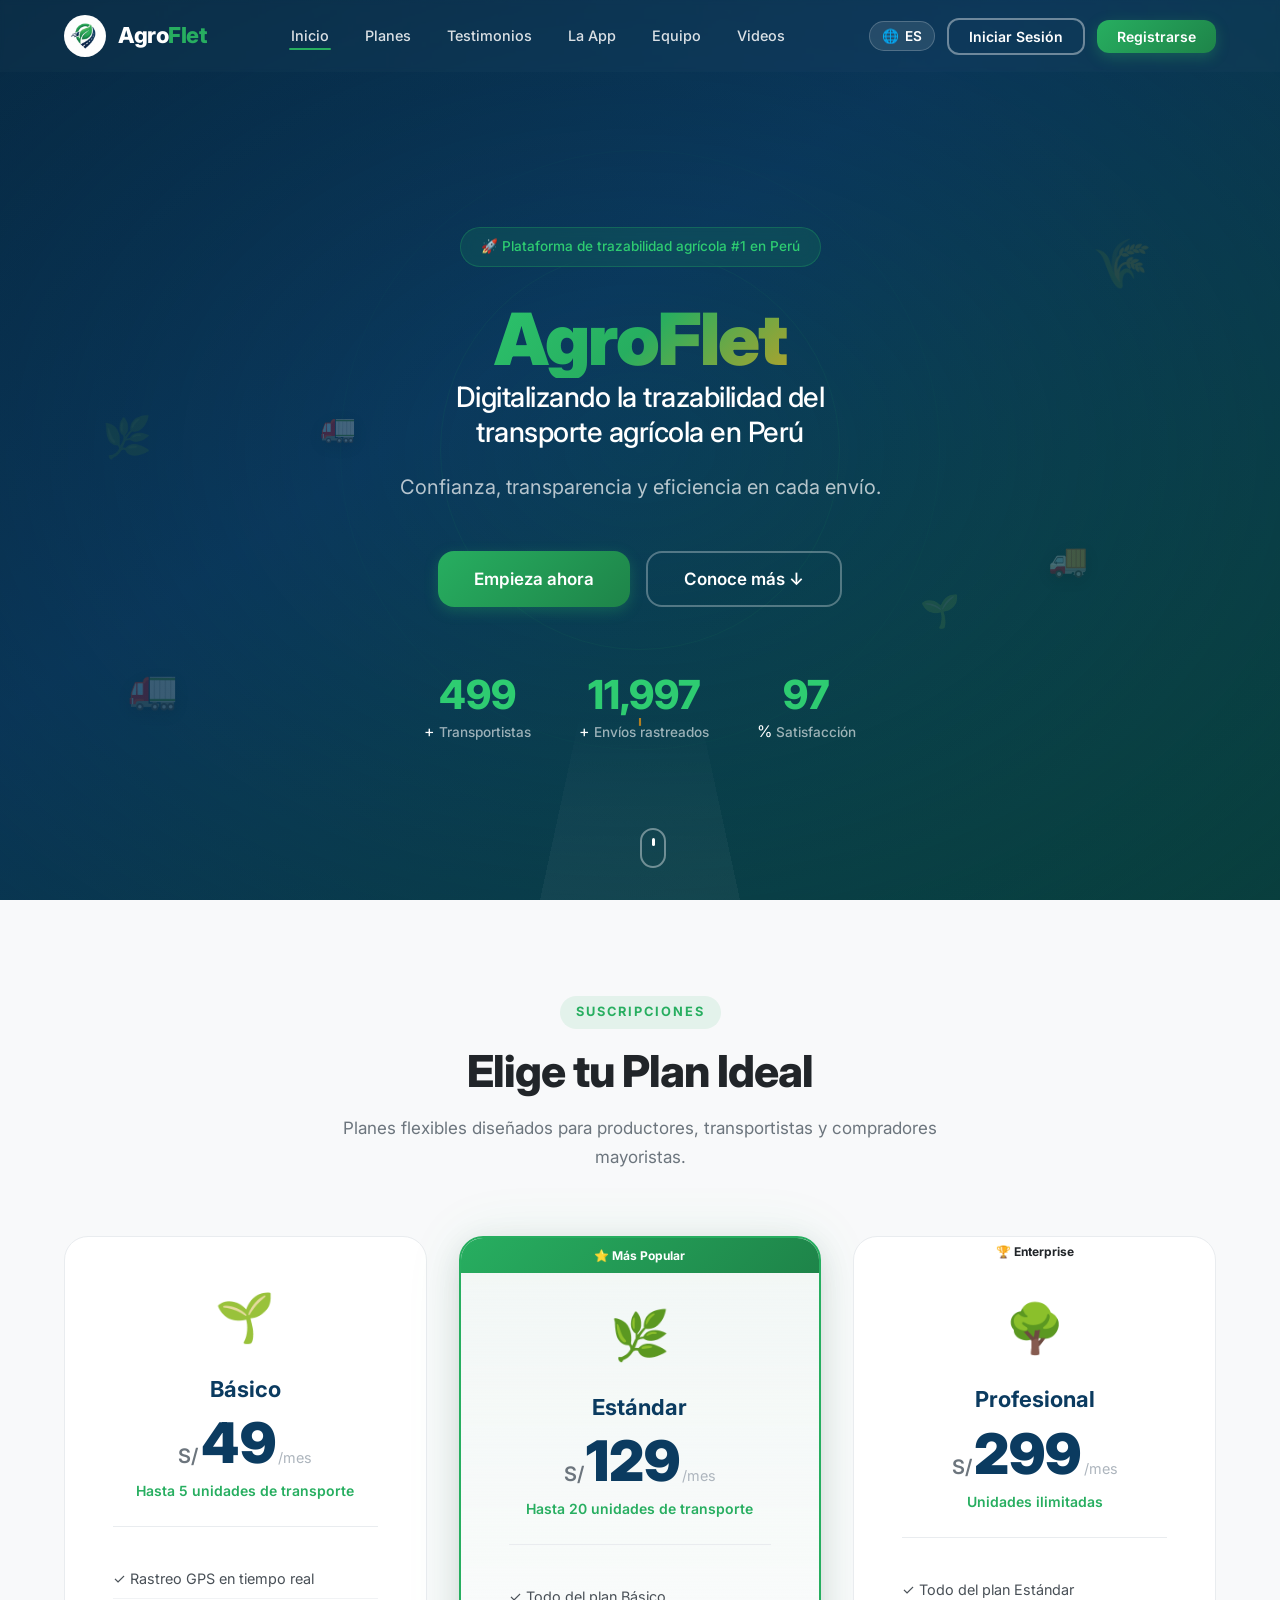
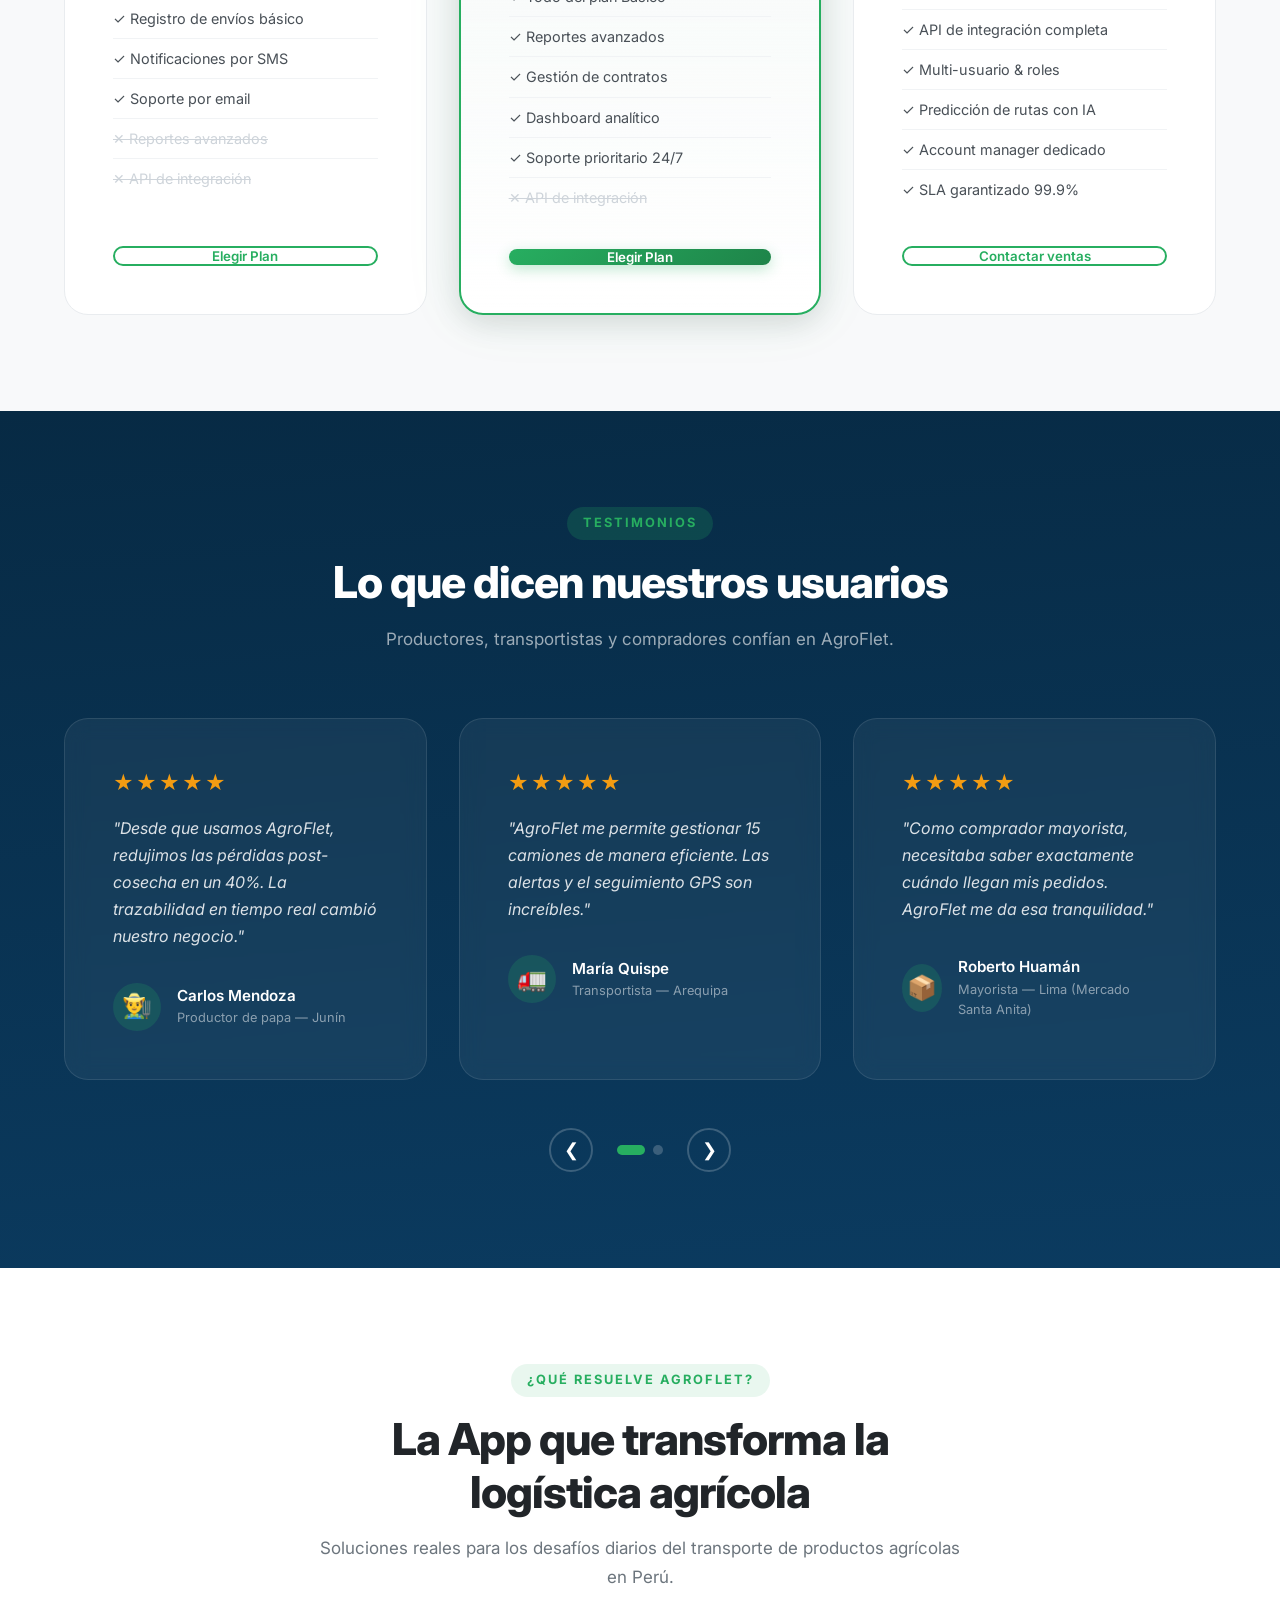
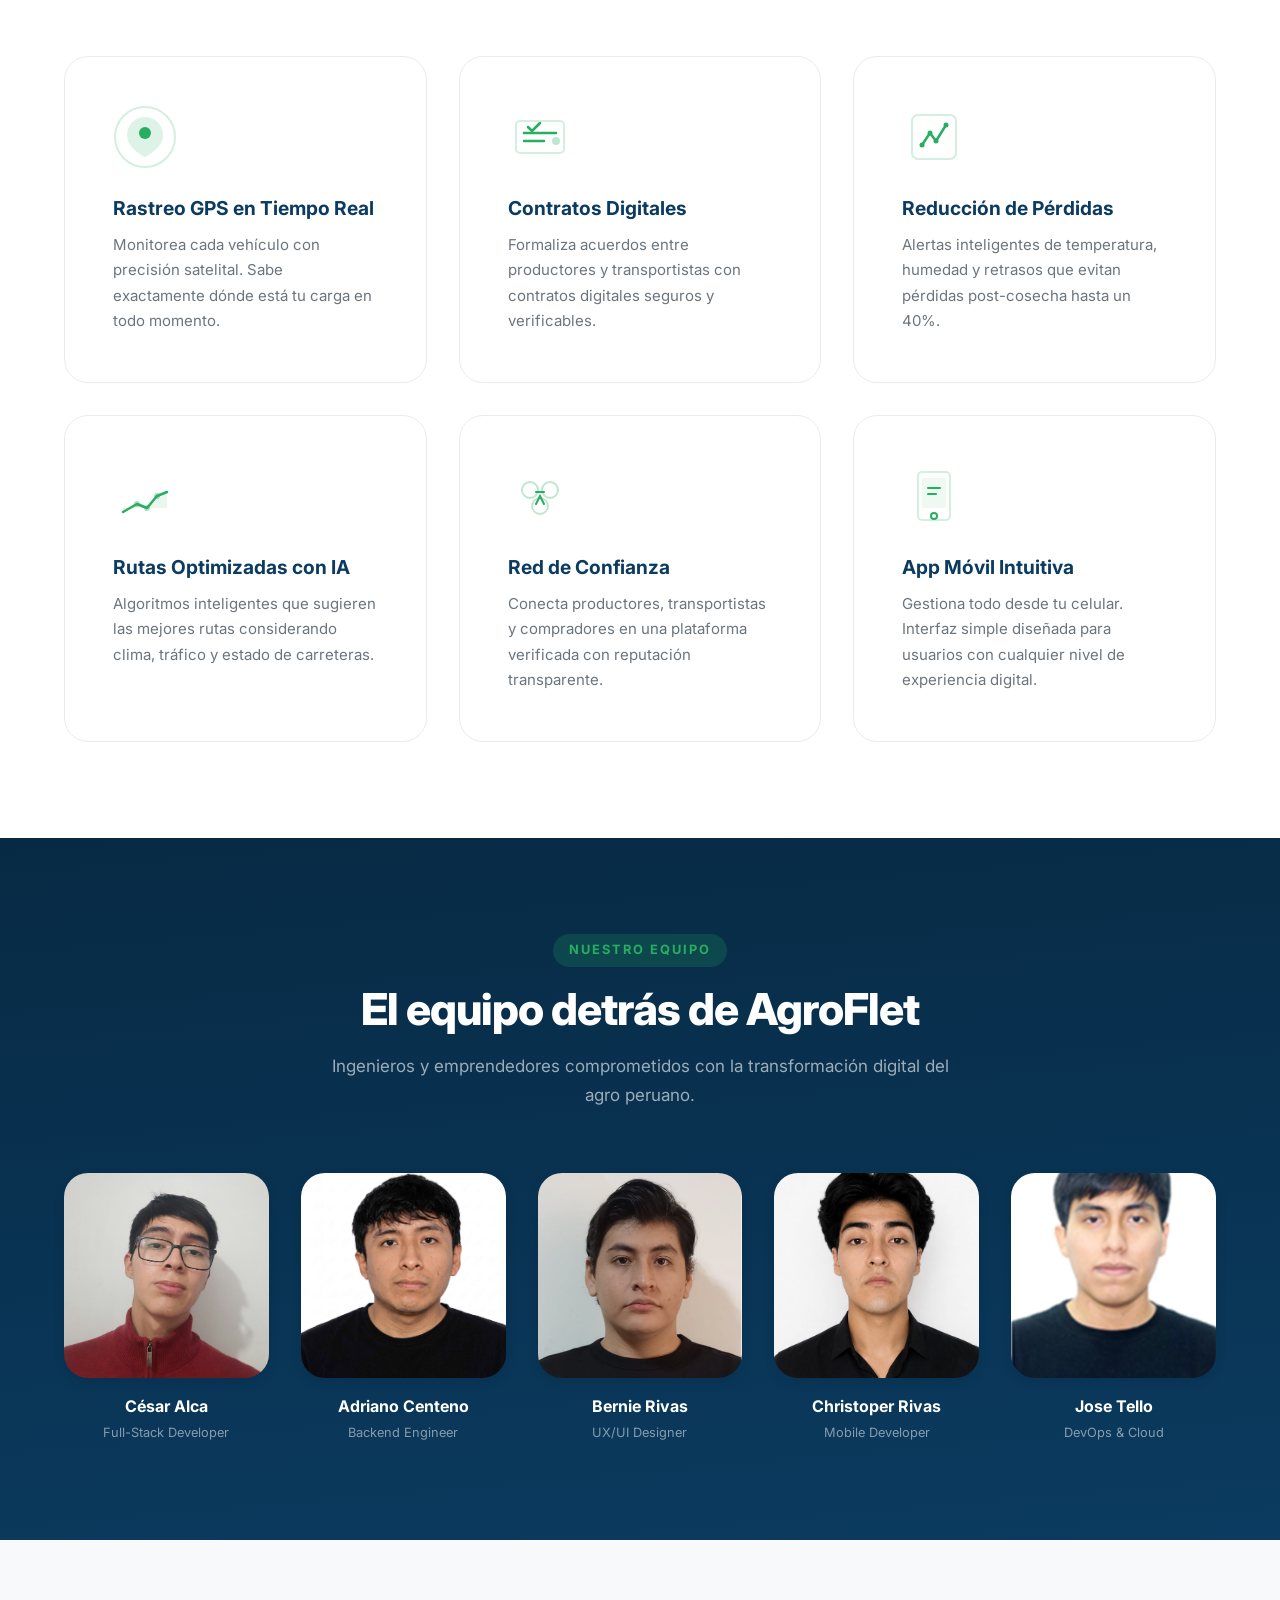
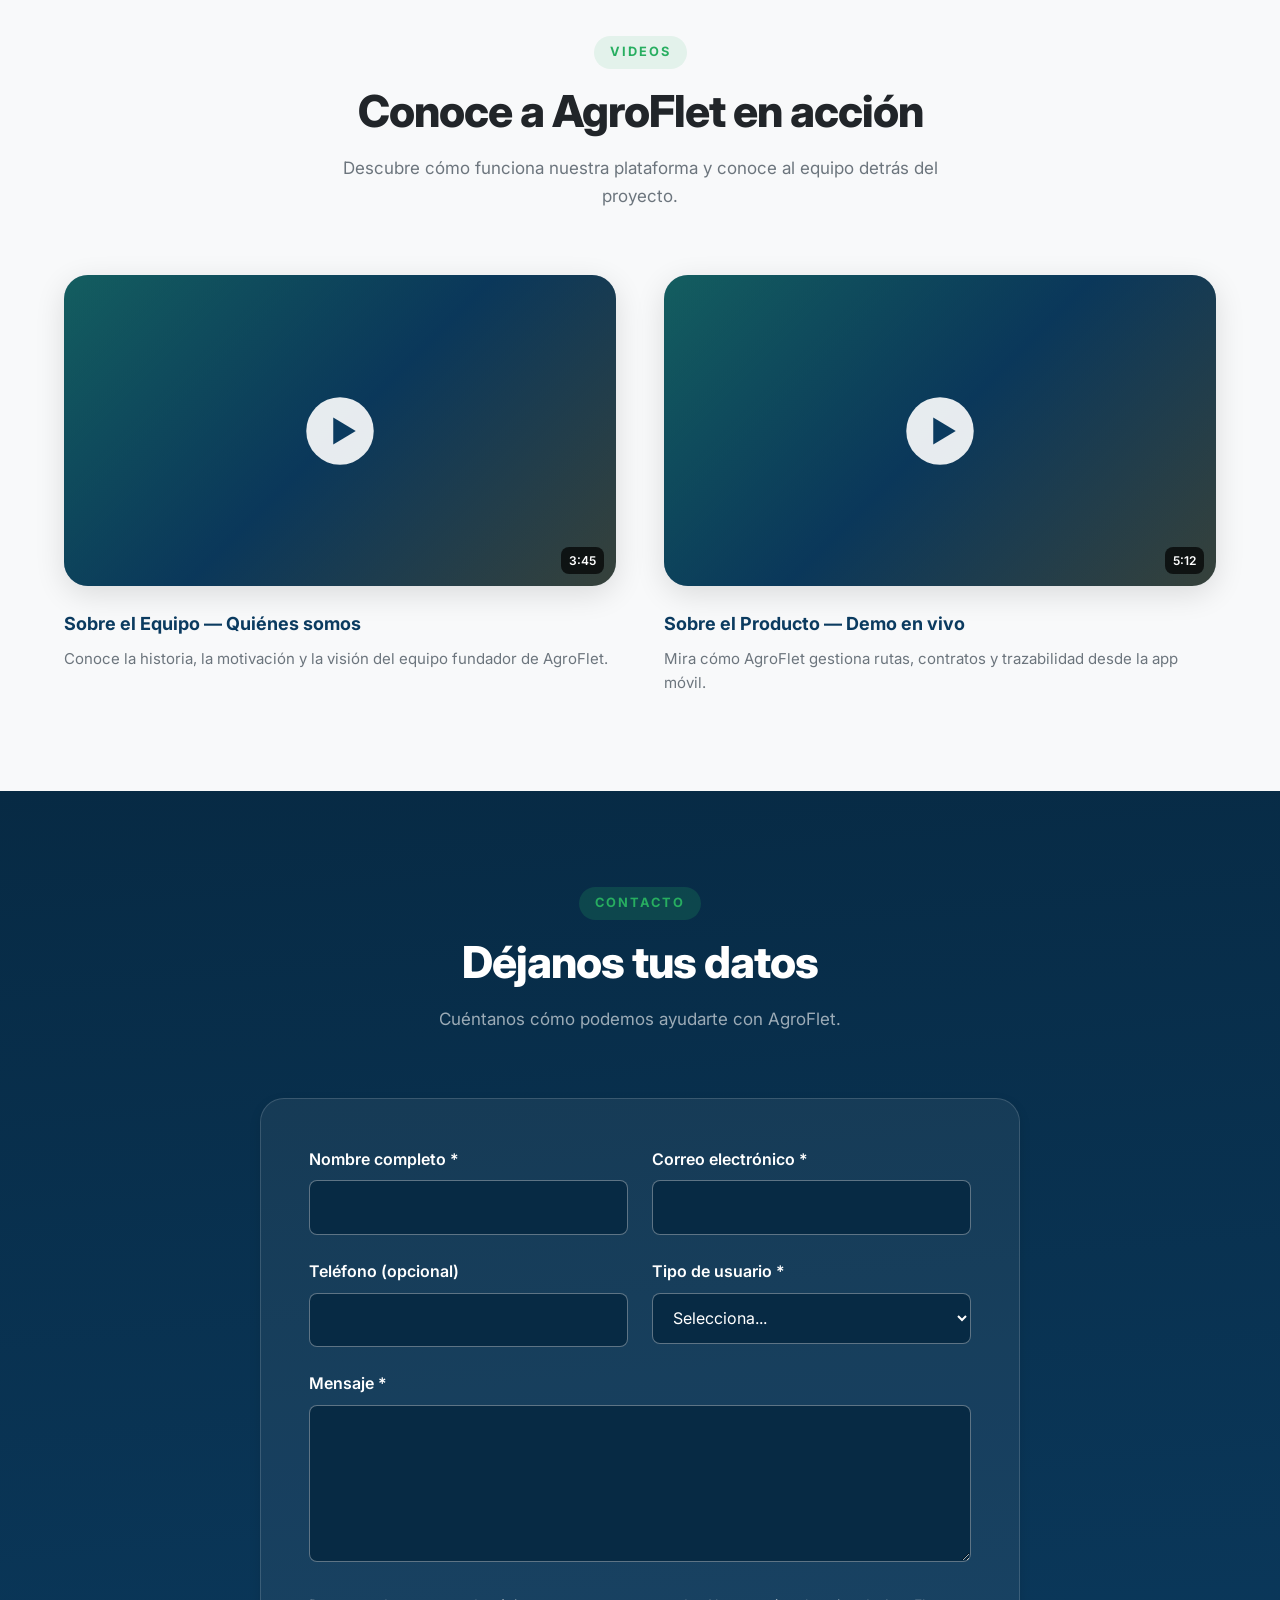
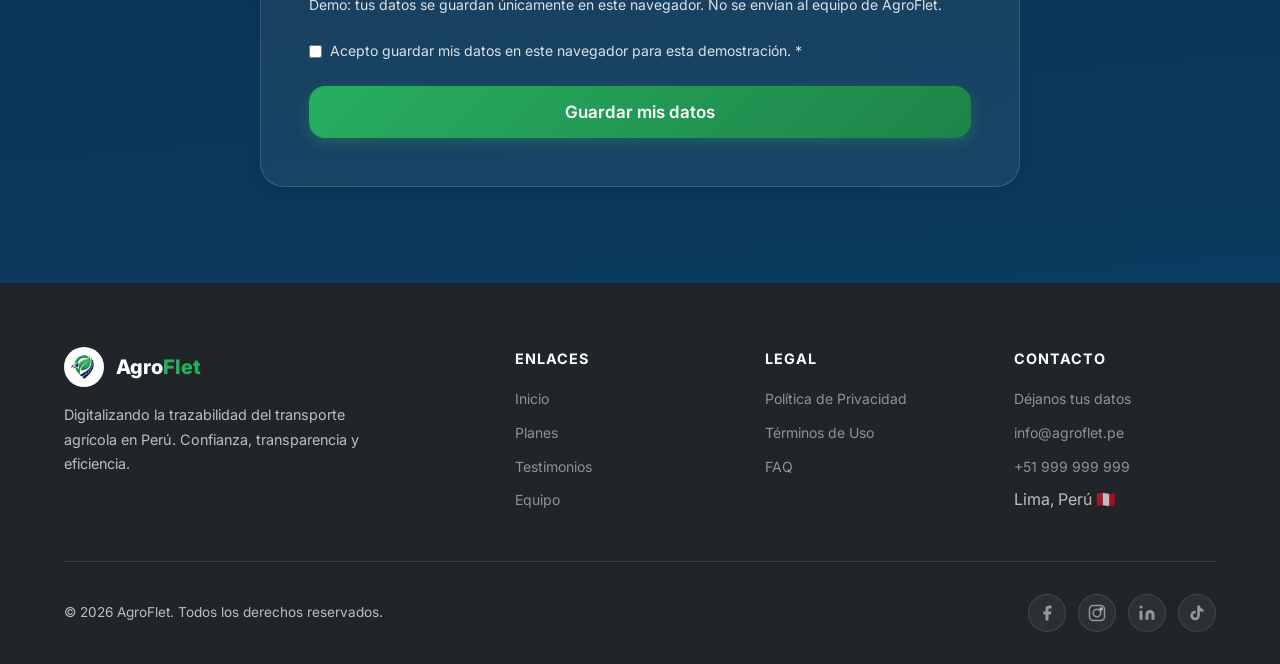
<file: index.html>
<!DOCTYPE html>
<html lang="es" data-lang="es">

<head>
  <meta charset="UTF-8" />
  <meta name="viewport" content="width=device-width, initial-scale=1.0" />
  <title>AgroFlet — Digitalizando la trazabilidad del transporte agrícola en Perú</title>
  <meta name="description"
    content="AgroFlet digitaliza la trazabilidad del transporte agrícola en Perú. Confianza, transparencia y eficiencia en cada envío." />
  <link rel="icon" href="assets/images/logo.jpg" />
  <link rel="preconnect" href="https://fonts.googleapis.com" />
  <link rel="preconnect" href="https://fonts.gstatic.com" crossorigin />
  <link href="https://fonts.googleapis.com/css2?family=Inter:wght@300;400;500;600;700;800;900&display=swap"
    rel="stylesheet" />
  <link rel="stylesheet" href="assets/css/styles.css?v=uh28-blue-2" />
</head>

<body>

  <header id="header" class="header">
    <div class="header__inner container">
      <a href="#hero" class="header__logo" aria-label="AgroFlet Home">
        <img src="assets/images/logo.jpg" alt="AgroFlet Logo" width="42" height="42" />
        <span class="header__brand">Agro<span class="header__brand--accent">Flet</span></span>
      </a>

      <nav class="header__nav" id="mainNav" aria-label="Navegación principal">
        <ul class="header__links">
          <li><a href="#hero" class="nav-link active" data-i18n="nav.home">Inicio</a></li>
          <li><a href="#plans" class="nav-link" data-i18n="nav.plans">Planes</a></li>
          <li><a href="#testimonials" class="nav-link" data-i18n="nav.testimonials">Testimonios</a></li>
          <li><a href="#what-we-solve" class="nav-link" data-i18n="nav.whatWeSolve">La App</a></li>
          <li><a href="#team" class="nav-link" data-i18n="nav.team">Equipo</a></li>
          <li><a href="#videos" class="nav-link" data-i18n="nav.videos">Videos</a></li>
        </ul>
      </nav>

      <div class="header__actions">
        <button class="lang-toggle" id="langToggle" aria-label="Cambiar idioma">
          <span class="lang-toggle__flag">🌐</span>
          <span class="lang-toggle__label" id="langLabel">ES</span>
        </button>
        <button class="btn btn--outline btn--sm" id="btnSignIn" data-i18n="nav.signIn">Iniciar Sesión</button>
        <button class="btn btn--primary btn--sm" id="btnSignUp" data-i18n="nav.signUp">Registrarse</button>
        <button class="header__burger" id="burgerBtn" aria-label="Abrir menú" aria-expanded="false">
          <span></span><span></span><span></span>
        </button>
      </div>
    </div>

<!-- Mobile menu overlay (Modal Style) -->
<div class="modal" id="mobileMenu">
  <div class="modal__backdrop" id="mobileMenuBackdrop"></div>
  <div class="modal__content modal__content--menu">
    <button class="modal__close" id="closeMenuBtn" aria-label="Cerrar">&times;</button>
    
    <ul class="mobile-menu__links">
      <li><a href="#hero" class="nav-link active" data-i18n="nav.home">Inicio</a></li>
      <li><a href="#plans" class="nav-link" data-i18n="nav.plans">Planes</a></li>
      <li><a href="#testimonials" class="nav-link" data-i18n="nav.testimonials">Testimonios</a></li>
      <li><a href="#what-we-solve" class="nav-link" data-i18n="nav.whatWeSolve">La App</a></li>
      <li><a href="#team" class="nav-link" data-i18n="nav.team">Equipo</a></li>
      <li><a href="#videos" class="nav-link" data-i18n="nav.videos">Videos</a></li>
    </ul>
    
    <div class="mobile-menu__actions">
      <button class="btn btn--outline" id="btnSignInMobile" data-i18n="nav.signIn">Iniciar Sesión</button>
      <button class="btn btn--primary" id="btnSignUpMobile" data-i18n="nav.signUp">Registrarse</button>
    </div>
  </div>
</div>
  </header>

  <main>
    <!-- ═══════════════════════════════════════════ -->
    <!-- HERO SECTION                                -->
    <!-- ═══════════════════════════════════════════ -->
    <section id="hero" class="hero">
      <div class="hero__canvas" id="heroCanvas">
        <!-- Animated 3D background particles & road -->
        <div class="hero__particles" id="heroParticles"></div>
        <div class="hero__road">
          <div class="hero__road-line"></div>
          <div class="hero__road-line"></div>
          <div class="hero__road-line"></div>
        </div>
        <div class="hero__truck hero__truck--1">🚛</div>
        <div class="hero__truck hero__truck--2">🚚</div>
        <div class="hero__truck hero__truck--3">🚛</div>
        <div class="hero__field hero__field--1">🌾</div>
        <div class="hero__field hero__field--2">🌿</div>
        <div class="hero__field hero__field--3">🌱</div>
      </div>

      <div class="hero__overlay"></div>

      <div class="hero__content container">
        <div class="hero__badge" data-i18n="hero.badge">🚀 Plataforma de trazabilidad agrícola #1 en Perú</div>
        <h1 class="hero__title">
          <span class="hero__title-line" data-i18n="hero.title1">AgroFlet</span>
          <span class="hero__title-line hero__title-line--sub" data-i18n="hero.title2">Digitalizando la trazabilidad
            del</span>
          <span class="hero__title-line hero__title-line--sub" data-i18n="hero.title3">transporte agrícola en
            Perú</span>
        </h1>
        <p class="hero__subtitle" data-i18n="hero.subtitle">Confianza, transparencia y eficiencia en cada envío.</p>
        <div class="hero__cta-group">
          <button class="btn btn--primary btn--lg btn--glow" id="btnCtaHero" data-i18n="hero.cta">Empieza ahora</button>
          <button class="btn btn--ghost btn--lg" id="btnCtaLearn" data-i18n="hero.ctaLearn">Conoce más ↓</button>
        </div>
        <div class="hero__stats">
          <div class="hero__stat">
            <span class="hero__stat-number" data-count="500">0</span><span>+</span>
            <span class="hero__stat-label" data-i18n="hero.stat1">Transportistas</span>
          </div>
          <div class="hero__stat">
            <span class="hero__stat-number" data-count="12000">0</span><span>+</span>
            <span class="hero__stat-label" data-i18n="hero.stat2">Envíos rastreados</span>
          </div>
          <div class="hero__stat">
            <span class="hero__stat-number" data-count="98">0</span><span>%</span>
            <span class="hero__stat-label" data-i18n="hero.stat3">Satisfacción</span>
          </div>
        </div>
      </div>

      <div class="hero__scroll-indicator">
        <div class="hero__scroll-mouse">
          <div class="hero__scroll-wheel"></div>
        </div>
      </div>
    </section>

    <!-- ═══════════════════════════════════════════ -->
    <!-- PLANS SECTION                               -->
    <!-- ═══════════════════════════════════════════ -->
    <section id="plans" class="plans section">
      <div class="container">
        <div class="section__header">
          <span class="section__tag" data-i18n="plans.tag">Suscripciones</span>
          <h2 class="section__title" data-i18n="plans.title">Elige tu Plan Ideal</h2>
          <p class="section__subtitle" data-i18n="plans.subtitle">Planes flexibles diseñados para productores,
            transportistas y compradores mayoristas.</p>
        </div>

        <div class="plans__grid">
          <!-- Basic Plan -->
          <div class="plan-card" data-tilt>
            <div class="plan-card__ribbon" data-i18n="plans.basic.ribbon"></div>
            <div class="plan-card__icon">🌱</div>
            <h3 class="plan-card__name" data-i18n="plans.basic.name">Básico</h3>
            <div class="plan-card__price">
              <span class="plan-card__currency">S/</span>
              <span class="plan-card__amount">49</span>
              <span class="plan-card__period" data-i18n="plans.period">/mes</span>
            </div>
            <p class="plan-card__units" data-i18n="plans.basic.units">Hasta 5 unidades de transporte</p>
            <ul class="plan-card__features">
              <li data-i18n="plans.basic.f1">✓ Rastreo GPS en tiempo real</li>
              <li data-i18n="plans.basic.f2">✓ Registro de envíos básico</li>
              <li data-i18n="plans.basic.f3">✓ Notificaciones por SMS</li>
              <li data-i18n="plans.basic.f4">✓ Soporte por email</li>
              <li class="disabled" data-i18n="plans.basic.f5">✕ Reportes avanzados</li>
              <li class="disabled" data-i18n="plans.basic.f6">✕ API de integración</li>
            </ul>
            <button class="btn btn--outline btn--full" data-i18n="plans.cta">Elegir Plan</button>
          </div>

          <!-- Standard Plan -->
          <div class="plan-card plan-card--featured" data-tilt>
            <div class="plan-card__ribbon" data-i18n="plans.standard.ribbon">⭐ Más Popular</div>
            <div class="plan-card__icon">🌿</div>
            <h3 class="plan-card__name" data-i18n="plans.standard.name">Estándar</h3>
            <div class="plan-card__price">
              <span class="plan-card__currency">S/</span>
              <span class="plan-card__amount">129</span>
              <span class="plan-card__period" data-i18n="plans.period">/mes</span>
            </div>
            <p class="plan-card__units" data-i18n="plans.standard.units">Hasta 20 unidades de transporte</p>
            <ul class="plan-card__features">
              <li data-i18n="plans.standard.f1">✓ Todo del plan Básico</li>
              <li data-i18n="plans.standard.f2">✓ Reportes avanzados</li>
              <li data-i18n="plans.standard.f3">✓ Gestión de contratos</li>
              <li data-i18n="plans.standard.f4">✓ Dashboard analítico</li>
              <li data-i18n="plans.standard.f5">✓ Soporte prioritario 24/7</li>
              <li class="disabled" data-i18n="plans.standard.f6">✕ API de integración</li>
            </ul>
            <button class="btn btn--primary btn--full btn--glow" data-i18n="plans.cta">Elegir Plan</button>
          </div>

          <!-- Professional Plan -->
          <div class="plan-card" data-tilt>
            <div class="plan-card__ribbon" data-i18n="plans.pro.ribbon">🏆 Enterprise</div>
            <div class="plan-card__icon">🌳</div>
            <h3 class="plan-card__name" data-i18n="plans.pro.name">Profesional</h3>
            <div class="plan-card__price">
              <span class="plan-card__currency">S/</span>
              <span class="plan-card__amount">299</span>
              <span class="plan-card__period" data-i18n="plans.period">/mes</span>
            </div>
            <p class="plan-card__units" data-i18n="plans.pro.units">Unidades ilimitadas</p>
            <ul class="plan-card__features">
              <li data-i18n="plans.pro.f1">✓ Todo del plan Estándar</li>
              <li data-i18n="plans.pro.f2">✓ API de integración completa</li>
              <li data-i18n="plans.pro.f3">✓ Multi-usuario & roles</li>
              <li data-i18n="plans.pro.f4">✓ Predicción de rutas con IA</li>
              <li data-i18n="plans.pro.f5">✓ Account manager dedicado</li>
              <li data-i18n="plans.pro.f6">✓ SLA garantizado 99.9%</li>
            </ul>
            <button class="btn btn--outline btn--full" data-i18n="plans.ctaPro">Contactar ventas</button>
          </div>
        </div>
      </div>
    </section>

    <!-- ═══════════════════════════════════════════ -->
    <!-- TESTIMONIALS SECTION                        -->
    <!-- ═══════════════════════════════════════════ -->
    <section id="testimonials" class="testimonials section section--dark">
      <div class="container">
        <div class="section__header">
          <span class="section__tag" data-i18n="testimonials.tag">Testimonios</span>
          <h2 class="section__title" data-i18n="testimonials.title">Lo que dicen nuestros usuarios</h2>
          <p class="section__subtitle" data-i18n="testimonials.subtitle">Productores, transportistas y compradores
            confían en AgroFlet.</p>
        </div>

        <div class="testimonials__carousel" id="testimonialCarousel">
          <div class="testimonials__track" id="testimonialTrack">
            <!-- Card 1 -->
            <div class="testimonial-card">
              <div class="testimonial-card__stars">★★★★★</div>
              <blockquote class="testimonial-card__quote" data-i18n="testimonials.t1.quote">
                "Desde que usamos AgroFlet, redujimos las pérdidas post-cosecha en un 40%. La trazabilidad en tiempo
                real cambió nuestro negocio."
              </blockquote>
              <div class="testimonial-card__author">
                <div class="testimonial-card__avatar">👨‍🌾</div>
                <div>
                  <p class="testimonial-card__name">Carlos Mendoza</p>
                  <p class="testimonial-card__role" data-i18n="testimonials.t1.role">Productor de papa — Junín</p>
                </div>
              </div>
            </div>

            <!-- Card 2 -->
            <div class="testimonial-card">
              <div class="testimonial-card__stars">★★★★★</div>
              <blockquote class="testimonial-card__quote" data-i18n="testimonials.t2.quote">
                "AgroFlet me permite gestionar 15 camiones de manera eficiente. Las alertas y el seguimiento GPS son
                increíbles."
              </blockquote>
              <div class="testimonial-card__author">
                <div class="testimonial-card__avatar">🚛</div>
                <div>
                  <p class="testimonial-card__name">María Quispe</p>
                  <p class="testimonial-card__role" data-i18n="testimonials.t2.role">Transportista — Arequipa</p>
                </div>
              </div>
            </div>

            <!-- Card 3 -->
            <div class="testimonial-card">
              <div class="testimonial-card__stars">★★★★★</div>
              <blockquote class="testimonial-card__quote" data-i18n="testimonials.t3.quote">
                "Como comprador mayorista, necesitaba saber exactamente cuándo llegan mis pedidos. AgroFlet me da esa
                tranquilidad."
              </blockquote>
              <div class="testimonial-card__author">
                <div class="testimonial-card__avatar">📦</div>
                <div>
                  <p class="testimonial-card__name">Roberto Huamán</p>
                  <p class="testimonial-card__role" data-i18n="testimonials.t3.role">Mayorista — Lima (Mercado Santa
                    Anita)</p>
                </div>
              </div>
            </div>

            <!-- Card 4 -->
            <div class="testimonial-card">
              <div class="testimonial-card__stars">★★★★☆</div>
              <blockquote class="testimonial-card__quote" data-i18n="testimonials.t4.quote">
                "La transparencia que ofrece AgroFlet en los contratos de transporte nos ha generado más confianza con
                nuestros proveedores."
              </blockquote>
              <div class="testimonial-card__author">
                <div class="testimonial-card__avatar">🏢</div>
                <div>
                  <p class="testimonial-card__name">Ana Rodríguez</p>
                  <p class="testimonial-card__role" data-i18n="testimonials.t4.role">Gerente de Operaciones — Ica</p>
                </div>
              </div>
            </div>

            <!-- Card 5 -->
            <div class="testimonial-card">
              <div class="testimonial-card__stars">★★★★★</div>
              <blockquote class="testimonial-card__quote" data-i18n="testimonials.t5.quote">
                "Antes perdíamos horas llamando para saber dónde estaban los camiones. Ahora lo veo todo desde mi
                celular en tiempo real."
              </blockquote>
              <div class="testimonial-card__author">
                <div class="testimonial-card__avatar">👩‍💼</div>
                <div>
                  <p class="testimonial-card__name">Luis Paredes</p>
                  <p class="testimonial-card__role" data-i18n="testimonials.t5.role">Productor de mango — Piura</p>
                </div>
              </div>
            </div>
          </div>
          <div class="testimonials__controls">
            <button class="testimonials__btn testimonials__btn--prev" id="prevTestimonial"
              aria-label="Anterior">❮</button>
            <div class="testimonials__dots" id="testimonialDots"></div>
            <button class="testimonials__btn testimonials__btn--next" id="nextTestimonial"
              aria-label="Siguiente">❯</button>
          </div>
        </div>
      </div>
    </section>

    <!-- ═══════════════════════════════════════════ -->
    <!-- WHAT WE SOLVE SECTION                       -->
    <!-- ═══════════════════════════════════════════ -->
    <section id="what-we-solve" class="solve section">
      <div class="container">
        <div class="section__header">
          <span class="section__tag" data-i18n="solve.tag">¿Qué resuelve AgroFlet?</span>
          <h2 class="section__title" data-i18n="solve.title">La App que transforma la logística agrícola</h2>
          <p class="section__subtitle" data-i18n="solve.subtitle">Soluciones reales para los desafíos diarios del
            transporte de productos agrícolas en Perú.</p>
        </div>

        <div class="solve__grid">
          <div class="solve-card" data-tilt>
            <div class="solve-card__icon">
              <svg viewBox="0 0 64 64" fill="none" xmlns="http://www.w3.org/2000/svg">
                <circle cx="32" cy="32" r="30" stroke="currentColor" stroke-width="2" fill="none" opacity="0.2" />
                <path d="M32 12C22 12 14 20 14 30c0 14 18 22 18 22s18-8 18-22c0-10-8-18-18-18z" fill="currentColor"
                  opacity="0.15" />
                <circle cx="32" cy="28" r="6" fill="currentColor" />
              </svg>
            </div>
            <h3 class="solve-card__title" data-i18n="solve.c1.title">Rastreo GPS en Tiempo Real</h3>
            <p class="solve-card__desc" data-i18n="solve.c1.desc">Monitorea cada vehículo con precisión satelital. Sabe
              exactamente dónde está tu carga en todo momento.</p>
          </div>

          <div class="solve-card" data-tilt>
            <div class="solve-card__icon">
              <svg viewBox="0 0 64 64" fill="none" xmlns="http://www.w3.org/2000/svg">
                <rect x="8" y="16" width="48" height="32" rx="4" stroke="currentColor" stroke-width="2" fill="none"
                  opacity="0.2" />
                <path d="M16 28h32M16 36h20" stroke="currentColor" stroke-width="2.5" stroke-linecap="round" />
                <circle cx="48" cy="36" r="4" fill="currentColor" opacity="0.3" />
                <path d="M20 22l4 4 8-8" stroke="currentColor" stroke-width="2.5" stroke-linecap="round"
                  stroke-linejoin="round" />
              </svg>
            </div>
            <h3 class="solve-card__title" data-i18n="solve.c2.title">Contratos Digitales</h3>
            <p class="solve-card__desc" data-i18n="solve.c2.desc">Formaliza acuerdos entre productores y transportistas
              con contratos digitales seguros y verificables.</p>
          </div>

          <div class="solve-card" data-tilt>
            <div class="solve-card__icon">
              <svg viewBox="0 0 64 64" fill="none" xmlns="http://www.w3.org/2000/svg">
                <rect x="10" y="10" width="44" height="44" rx="6" stroke="currentColor" stroke-width="2" fill="none"
                  opacity="0.2" />
                <path d="M20 40l8-12 6 8 10-16" stroke="currentColor" stroke-width="2.5" stroke-linecap="round"
                  stroke-linejoin="round" />
                <circle cx="20" cy="40" r="2.5" fill="currentColor" />
                <circle cx="28" cy="28" r="2.5" fill="currentColor" />
                <circle cx="34" cy="36" r="2.5" fill="currentColor" />
                <circle cx="44" cy="20" r="2.5" fill="currentColor" />
              </svg>
            </div>
            <h3 class="solve-card__title" data-i18n="solve.c3.title">Reducción de Pérdidas</h3>
            <p class="solve-card__desc" data-i18n="solve.c3.desc">Alertas inteligentes de temperatura, humedad y
              retrasos que evitan pérdidas post-cosecha hasta un 40%.</p>
          </div>

          <div class="solve-card" data-tilt>
            <div class="solve-card__icon">
              <svg viewBox="0 0 64 64" fill="none" xmlns="http://www.w3.org/2000/svg">
                <path d="M10 48l14-8 10 4 10-12 10-4" stroke="currentColor" stroke-width="2.5" stroke-linecap="round"
                  stroke-linejoin="round" />
                <path d="M10 48l14-8 10 4 10-12 10-4v16H10z" fill="currentColor" opacity="0.1" />
                <circle cx="24" cy="40" r="3" fill="currentColor" opacity="0.4" />
                <circle cx="34" cy="44" r="3" fill="currentColor" opacity="0.4" />
                <circle cx="44" cy="32" r="3" fill="currentColor" opacity="0.4" />
              </svg>
            </div>
            <h3 class="solve-card__title" data-i18n="solve.c4.title">Rutas Optimizadas con IA</h3>
            <p class="solve-card__desc" data-i18n="solve.c4.desc">Algoritmos inteligentes que sugieren las mejores rutas
              considerando clima, tráfico y estado de carreteras.</p>
          </div>

          <div class="solve-card" data-tilt>
            <div class="solve-card__icon">
              <svg viewBox="0 0 64 64" fill="none" xmlns="http://www.w3.org/2000/svg">
                <circle cx="22" cy="26" r="8" stroke="currentColor" stroke-width="2" fill="none" opacity="0.3" />
                <circle cx="42" cy="26" r="8" stroke="currentColor" stroke-width="2" fill="none" opacity="0.3" />
                <circle cx="32" cy="42" r="8" stroke="currentColor" stroke-width="2" fill="none" opacity="0.3" />
                <path d="M28 28h8M28 40l4-8 4 8" stroke="currentColor" stroke-width="2" stroke-linecap="round" />
              </svg>
            </div>
            <h3 class="solve-card__title" data-i18n="solve.c5.title">Red de Confianza</h3>
            <p class="solve-card__desc" data-i18n="solve.c5.desc">Conecta productores, transportistas y compradores en
              una plataforma verificada con reputación transparente.</p>
          </div>

          <div class="solve-card" data-tilt>
            <div class="solve-card__icon">
              <svg viewBox="0 0 64 64" fill="none" xmlns="http://www.w3.org/2000/svg">
                <rect x="16" y="8" width="32" height="48" rx="4" stroke="currentColor" stroke-width="2" fill="none"
                  opacity="0.2" />
                <rect x="20" y="14" width="24" height="30" rx="2" fill="currentColor" opacity="0.08" />
                <circle cx="32" cy="52" r="3" stroke="currentColor" stroke-width="2" fill="none" />
                <path d="M26 24h12M26 30h8" stroke="currentColor" stroke-width="2" stroke-linecap="round" />
              </svg>
            </div>
            <h3 class="solve-card__title" data-i18n="solve.c6.title">App Móvil Intuitiva</h3>
            <p class="solve-card__desc" data-i18n="solve.c6.desc">Gestiona todo desde tu celular. Interfaz simple
              diseñada para usuarios con cualquier nivel de experiencia digital.</p>
          </div>
        </div>
      </div>
    </section>

    <!-- ═══════════════════════════════════════════ -->
    <!-- TEAM SECTION                                -->
    <!-- ═══════════════════════════════════════════ -->
    <section id="team" class="team section section--dark">
      <div class="container">
        <div class="section__header">
          <span class="section__tag" data-i18n="team.tag">Nuestro Equipo</span>
          <h2 class="section__title" data-i18n="team.title">El equipo detrás de AgroFlet</h2>
          <p class="section__subtitle" data-i18n="team.subtitle">Ingenieros y emprendedores comprometidos con la
            transformación digital del agro peruano.</p>
        </div>

        <div class="team__grid">
          <div class="team-card" data-tilt>
            <div class="team-card__img-wrap">
              <img src="assets/images/team/cesar.jpg" alt="César Alca" loading="lazy" />
              <div class="team-card__overlay">
                <div class="team-card__socials">
                  <a href="#" aria-label="LinkedIn">in</a>
                  <a href="#" aria-label="GitHub">gh</a>
                </div>
              </div>
            </div>
            <h4 class="team-card__name">César Alca</h4>
            <p class="team-card__role" data-i18n="team.cesar.role">Full-Stack Developer</p>
          </div>

          <div class="team-card" data-tilt>
            <div class="team-card__img-wrap">
              <img src="assets/images/team/adriano.jpg" alt="Adriano Centeno" loading="lazy" />
              <div class="team-card__overlay">
                <div class="team-card__socials">
                  <a href="#" aria-label="LinkedIn">in</a>
                  <a href="#" aria-label="GitHub">gh</a>
                </div>
              </div>
            </div>
            <h4 class="team-card__name">Adriano Centeno</h4>
            <p class="team-card__role" data-i18n="team.adriano.role">Backend Engineer</p>
          </div>

          <div class="team-card" data-tilt>
            <div class="team-card__img-wrap">
              <img src="assets/images/team/bernie.png" alt="Bernie Rivas" loading="lazy" />
              <div class="team-card__overlay">
                <div class="team-card__socials">
                  <a href="#" aria-label="LinkedIn">in</a>
                  <a href="#" aria-label="GitHub">gh</a>
                </div>
              </div>
            </div>
            <h4 class="team-card__name">Bernie Rivas</h4>
            <p class="team-card__role" data-i18n="team.bernie.role">UX/UI Designer</p>
          </div>

          <div class="team-card" data-tilt>
            <div class="team-card__img-wrap">
              <img src="assets/images/team/christoper.jpeg" alt="Christoper Rivas" loading="lazy" />
              <div class="team-card__overlay">
                <div class="team-card__socials">
                  <a href="#" aria-label="LinkedIn">in</a>
                  <a href="#" aria-label="GitHub">gh</a>
                </div>
              </div>
            </div>
            <h4 class="team-card__name">Christoper Rivas</h4>
            <p class="team-card__role" data-i18n="team.christoper.role">Mobile Developer</p>
          </div>

          <div class="team-card" data-tilt>
            <div class="team-card__img-wrap">
              <img src="assets/images/team/jose.png" alt="Jose Tello" loading="lazy" />
              <div class="team-card__overlay">
                <div class="team-card__socials">
                  <a href="#" aria-label="LinkedIn">in</a>
                  <a href="#" aria-label="GitHub">gh</a>
                </div>
              </div>
            </div>
            <h4 class="team-card__name">Jose Tello</h4>
            <p class="team-card__role" data-i18n="team.jose.role">DevOps & Cloud</p>
          </div>
        </div>
      </div>
    </section>

    <!-- ═══════════════════════════════════════════ -->
    <!-- VIDEOS SECTION                              -->
    <!-- ═══════════════════════════════════════════ -->
    <section id="videos" class="videos section">
      <div class="container">
        <div class="section__header">
          <span class="section__tag" data-i18n="videos.tag">Videos</span>
          <h2 class="section__title" data-i18n="videos.title">Conoce a AgroFlet en acción</h2>
          <p class="section__subtitle" data-i18n="videos.subtitle">Descubre cómo funciona nuestra plataforma y conoce al
            equipo detrás del proyecto.</p>
        </div>

        <div class="videos__grid">
          <div class="video-card" data-tilt>
            <div class="video-card__thumbnail" id="videoThumb1">
              <div class="video-card__play-btn" data-video="https://www.youtube.com/embed/dQw4w9WgXcQ"
                aria-label="Reproducir video sobre el equipo">
                <svg viewBox="0 0 64 64" fill="none">
                  <circle cx="32" cy="32" r="30" fill="rgba(255,255,255,0.9)" />
                  <polygon points="26,20 46,32 26,44" fill="#0B3B60" />
                </svg>
              </div>
              <div class="video-card__gradient"></div>
              <span class="video-card__duration">3:45</span>
            </div>
            <h4 class="video-card__title" data-i18n="videos.v1.title">Sobre el Equipo — Quiénes somos</h4>
            <p class="video-card__desc" data-i18n="videos.v1.desc">Conoce la historia, la motivación y la visión del
              equipo fundador de AgroFlet.</p>
          </div>

          <div class="video-card" data-tilt>
            <div class="video-card__thumbnail" id="videoThumb2">
              <div class="video-card__play-btn" data-video="https://www.youtube.com/embed/dQw4w9WgXcQ"
                aria-label="Reproducir video del producto">
                <svg viewBox="0 0 64 64" fill="none">
                  <circle cx="32" cy="32" r="30" fill="rgba(255,255,255,0.9)" />
                  <polygon points="26,20 46,32 26,44" fill="#0B3B60" />
                </svg>
              </div>
              <div class="video-card__gradient"></div>
              <span class="video-card__duration">5:12</span>
            </div>
            <h4 class="video-card__title" data-i18n="videos.v2.title">Sobre el Producto — Demo en vivo</h4>
            <p class="video-card__desc" data-i18n="videos.v2.desc">Mira cómo AgroFlet gestiona rutas, contratos y
              trazabilidad desde la app móvil.</p>
          </div>
        </div>
      </div>
    </section>

    <!-- UH28 — Contact form (Sprint 2) -->
    <section id="contact" class="contact section section--dark" aria-labelledby="contactTitle">
      <div class="container">
        <div class="section__header">
          <span class="section__tag" data-i18n="contact.tag">Contacto</span>
          <h2 id="contactTitle" class="section__title" data-i18n="contact.title">Déjanos tus datos</h2>
          <p class="section__subtitle" data-i18n="contact.subtitle">Cuéntanos cómo podemos ayudarte con AgroFlet.</p>
        </div>
        <form id="contactForm" class="contact-form" aria-describedby="contactNotice">
          <div class="contact-form__grid">
            <div class="contact-form__field">
              <label for="contactName" data-i18n="contact.name">Nombre completo *</label>
              <input id="contactName" name="name" type="text" autocomplete="name" required minlength="3" maxlength="100" />
            </div>
            <div class="contact-form__field">
              <label for="contactEmail" data-i18n="contact.email">Correo electrónico *</label>
              <input id="contactEmail" name="email" type="email" autocomplete="email" required maxlength="254" />
            </div>
            <div class="contact-form__field">
              <label for="contactPhone" data-i18n="contact.phone">Teléfono (opcional)</label>
              <input id="contactPhone" name="phone" type="tel" autocomplete="tel" maxlength="25" />
            </div>
            <div class="contact-form__field">
              <label for="contactRole" data-i18n="contact.role">Tipo de usuario *</label>
              <select id="contactRole" name="role" required>
                <option value="" data-i18n="auth.roleSelect">Selecciona...</option>
                <option value="producer" data-i18n="auth.roleProducer">Productor</option>
                <option value="transporter" data-i18n="auth.roleTransporter">Transportista</option>
                <option value="buyer" data-i18n="auth.roleBuyer">Comprador mayorista</option>
                <option value="other" data-i18n="contact.other">Otro</option>
              </select>
            </div>
            <div class="contact-form__field contact-form__field--full">
              <label for="contactMessage" data-i18n="contact.message">Mensaje *</label>
              <textarea id="contactMessage" name="message" rows="5" required minlength="10" maxlength="2000"></textarea>
            </div>
          </div>
          <p id="contactNotice" class="contact-form__notice" data-i18n="contact.notice">Demo: tus datos se guardan únicamente en este navegador. No se envían al equipo de AgroFlet.</p>
          <label class="contact-form__consent" for="contactConsent">
            <input id="contactConsent" name="consent" type="checkbox" required />
            <span data-i18n="contact.consent">Acepto guardar mis datos en este navegador para esta demostración. *</span>
          </label>
          <button type="submit" class="btn btn--primary btn--full btn--lg" data-i18n="contact.submit">Guardar mis datos</button>
          <p id="contactStatus" class="contact-form__status" role="status" aria-live="polite" aria-atomic="true"></p>
        </form>
      </div>
    </section>
  </main>

  <!-- ═══════════════════════════════════════════ -->
  <!-- FOOTER                                      -->
  <!-- ═══════════════════════════════════════════ -->
  <footer class="footer">
    <div class="container">
      <div class="footer__grid">
        <div class="footer__brand">
          <a href="#hero" class="footer__logo">
            <img src="assets/images/logo.jpg" alt="AgroFlet" width="40" height="40" />
            <span>Agro<span class="header__brand--accent">Flet</span></span>
          </a>
          <p class="footer__desc" data-i18n="footer.desc">Digitalizando la trazabilidad del transporte agrícola en Perú.
            Confianza, transparencia y eficiencia.</p>
        </div>
        <div class="footer__col">
          <h5 data-i18n="footer.links">Enlaces</h5>
          <ul>
            <li><a href="#hero" data-i18n="nav.home">Inicio</a></li>
            <li><a href="#plans" data-i18n="nav.plans">Planes</a></li>
            <li><a href="#testimonials" data-i18n="nav.testimonials">Testimonios</a></li>
            <li><a href="#team" data-i18n="nav.team">Equipo</a></li>
          </ul>
        </div>
        <div class="footer__col">
          <h5 data-i18n="footer.legal">Legal</h5>
          <ul>
            <li><a href="#" data-i18n="footer.privacy">Política de Privacidad</a></li>
            <li><a href="docs/Terms-and-conditions.html" data-i18n="footer.terms">Términos de Uso</a></li>
            <li><a href="#" data-i18n="footer.faq">FAQ</a></li>
          </ul>
        </div>
        <div class="footer__col">
          <h5 data-i18n="footer.contact">Contacto</h5>
          <ul>
            <li><a href="#contact" data-i18n="contact.title">Déjanos tus datos</a></li>
            <li><a href="mailto:info@agroflet.pe">info@agroflet.pe</a></li>
            <li><a href="tel:+51999999999">+51 999 999 999</a></li>
            <li>Lima, Perú 🇵🇪</li>
          </ul>
        </div>
      </div>
      <div class="footer__bottom">
        <p>&copy; 2026 AgroFlet. <span data-i18n="footer.rights">Todos los derechos reservados.</span></p>
        <div class="footer__socials">
          <a href="#" aria-label="Facebook"><svg viewBox="0 0 24 24" fill="currentColor">
              <path d="M18 2h-3a5 5 0 00-5 5v3H7v4h3v8h4v-8h3l1-4h-4V7a1 1 0 011-1h3z" />
            </svg></a>
          <a href="#" aria-label="Instagram"><svg viewBox="0 0 24 24" fill="none" stroke="currentColor"
              stroke-width="2">
              <rect x="2" y="2" width="20" height="20" rx="5" />
              <circle cx="12" cy="12" r="5" />
              <circle cx="17.5" cy="6.5" r="1.5" fill="currentColor" />
            </svg></a>
          <a href="#" aria-label="LinkedIn"><svg viewBox="0 0 24 24" fill="currentColor">
              <path
                d="M16 8a6 6 0 016 6v7h-4v-7a2 2 0 00-4 0v7h-4v-7a6 6 0 016-6zM2 9h4v12H2zM4 6a2 2 0 100-4 2 2 0 000 4z" />
            </svg></a>
          <a href="#" aria-label="TikTok"><svg viewBox="0 0 24 24" fill="currentColor">
              <path
                d="M19.59 6.69a4.83 4.83 0 01-3.77-4.25V2h-3.45v13.67a2.89 2.89 0 01-2.88 2.5 2.89 2.89 0 01-2.88-2.88 2.89 2.89 0 012.88-2.88c.28 0 .56.04.82.12v-3.5a6.37 6.37 0 00-.82-.05A6.34 6.34 0 003.14 15.4a6.34 6.34 0 006.35 6.35 6.34 6.34 0 006.35-6.35V9.17a8.16 8.16 0 004.75 1.52V7.24a4.83 4.83 0 01-1-.55z" />
            </svg></a>
        </div>
      </div>
    </div>
  </footer>

  <!-- ═══════════════════════════════════════════ -->
  <!-- AUTH MODAL                                  -->
  <!-- ═══════════════════════════════════════════ -->
  <div class="modal" id="authModal">
    <div class="modal__backdrop" id="modalBackdrop"></div>
    <div class="modal__content">
      <button class="modal__close" id="modalClose" aria-label="Cerrar">&times;</button>
      <div class="modal__header">
        <img src="assets/images/logo.jpg" alt="AgroFlet" width="48" height="48" />
        <h2 class="modal__title" id="modalTitle" data-i18n="auth.signUpTitle">Crear cuenta</h2>
      </div>

      <!-- Sign Up Form -->
      <form class="auth-form" id="signUpForm">
        <div class="auth-form__group">
          <label for="signUpName" data-i18n="auth.name">Nombre completo</label>
          <input type="text" id="signUpName" required placeholder="Ej: Carlos Mendoza" autocomplete="name" />
          <span class="auth-form__error" id="signUpNameError"></span>
        </div>
        <div class="auth-form__group">
          <label for="signUpEmail" data-i18n="auth.email">Correo electrónico</label>
          <input type="email" id="signUpEmail" required placeholder="tu@email.com" autocomplete="email" />
          <span class="auth-form__error" id="signUpEmailError"></span>
        </div>
        <div class="auth-form__group">
          <label for="signUpPhone" data-i18n="auth.phone">Teléfono</label>
          <input type="tel" id="signUpPhone" required placeholder="+51 999 999 999" autocomplete="tel" />
          <span class="auth-form__error" id="signUpPhoneError"></span>
        </div>
        <div class="auth-form__group">
          <label for="signUpRole" data-i18n="auth.role">Tipo de usuario</label>
          <select id="signUpRole" required>
            <option value="" data-i18n="auth.roleSelect">Selecciona...</option>
            <option value="producer" data-i18n="auth.roleProducer">Productor</option>
            <option value="transporter" data-i18n="auth.roleTransporter">Transportista</option>
            <option value="buyer" data-i18n="auth.roleBuyer">Comprador mayorista</option>
          </select>
        </div>
        <div class="auth-form__group">
          <label for="signUpPassword" data-i18n="auth.password">Contraseña</label>
          <input type="password" id="signUpPassword" required minlength="8" placeholder="Mín. 8 caracteres"
            autocomplete="new-password" />
          <div class="auth-form__strength" id="passwordStrength">
            <div class="auth-form__strength-bar"></div>
          </div>
          <span class="auth-form__error" id="signUpPasswordError"></span>
        </div>
        <button type="submit" class="btn btn--primary btn--full btn--lg" data-i18n="auth.signUpBtn">Crear
          cuenta</button>
        <p class="auth-form__switch">
          <span data-i18n="auth.haveAccount">¿Ya tienes cuenta?</span>
          <a href="#" id="switchToSignIn" data-i18n="auth.switchSignIn">Inicia sesión</a>
        </p>
      </form>

      <!-- Sign In Form -->
      <form class="auth-form" id="signInForm" style="display:none;">
        <div class="auth-form__group">
          <label for="signInEmail" data-i18n="auth.email">Correo electrónico</label>
          <input type="email" id="signInEmail" required placeholder="tu@email.com" autocomplete="email" />
          <span class="auth-form__error" id="signInEmailError"></span>
        </div>
        <div class="auth-form__group">
          <label for="signInPassword" data-i18n="auth.password">Contraseña</label>
          <input type="password" id="signInPassword" required placeholder="Tu contraseña"
            autocomplete="current-password" />
          <span class="auth-form__error" id="signInPasswordError"></span>
        </div>
        <button type="submit" class="btn btn--primary btn--full btn--lg" data-i18n="auth.signInBtn">Iniciar
          sesión</button>
        <p class="auth-form__switch">
          <span data-i18n="auth.noAccount">¿No tienes cuenta?</span>
          <a href="#" id="switchToSignUp" data-i18n="auth.switchSignUp">Regístrate</a>
        </p>
      </form>
    </div>
  </div>

  <!-- ═══════════════════════════════════════════ -->
  <!-- VIDEO MODAL                                 -->
  <!-- ═══════════════════════════════════════════ -->
  <div class="modal modal--video" id="videoModal">
    <div class="modal__backdrop" id="videoModalBackdrop"></div>
    <div class="modal__content modal__content--video">
      <button class="modal__close" id="videoModalClose" aria-label="Cerrar">&times;</button>
      <iframe id="videoIframe" src="" frameborder="0"
        allow="accelerometer; autoplay; clipboard-write; encrypted-media; gyroscope; picture-in-picture"
        allowfullscreen></iframe>
    </div>
  </div>

  <script src="assets/js/app.js"></script>
</body>

</html>
</file>
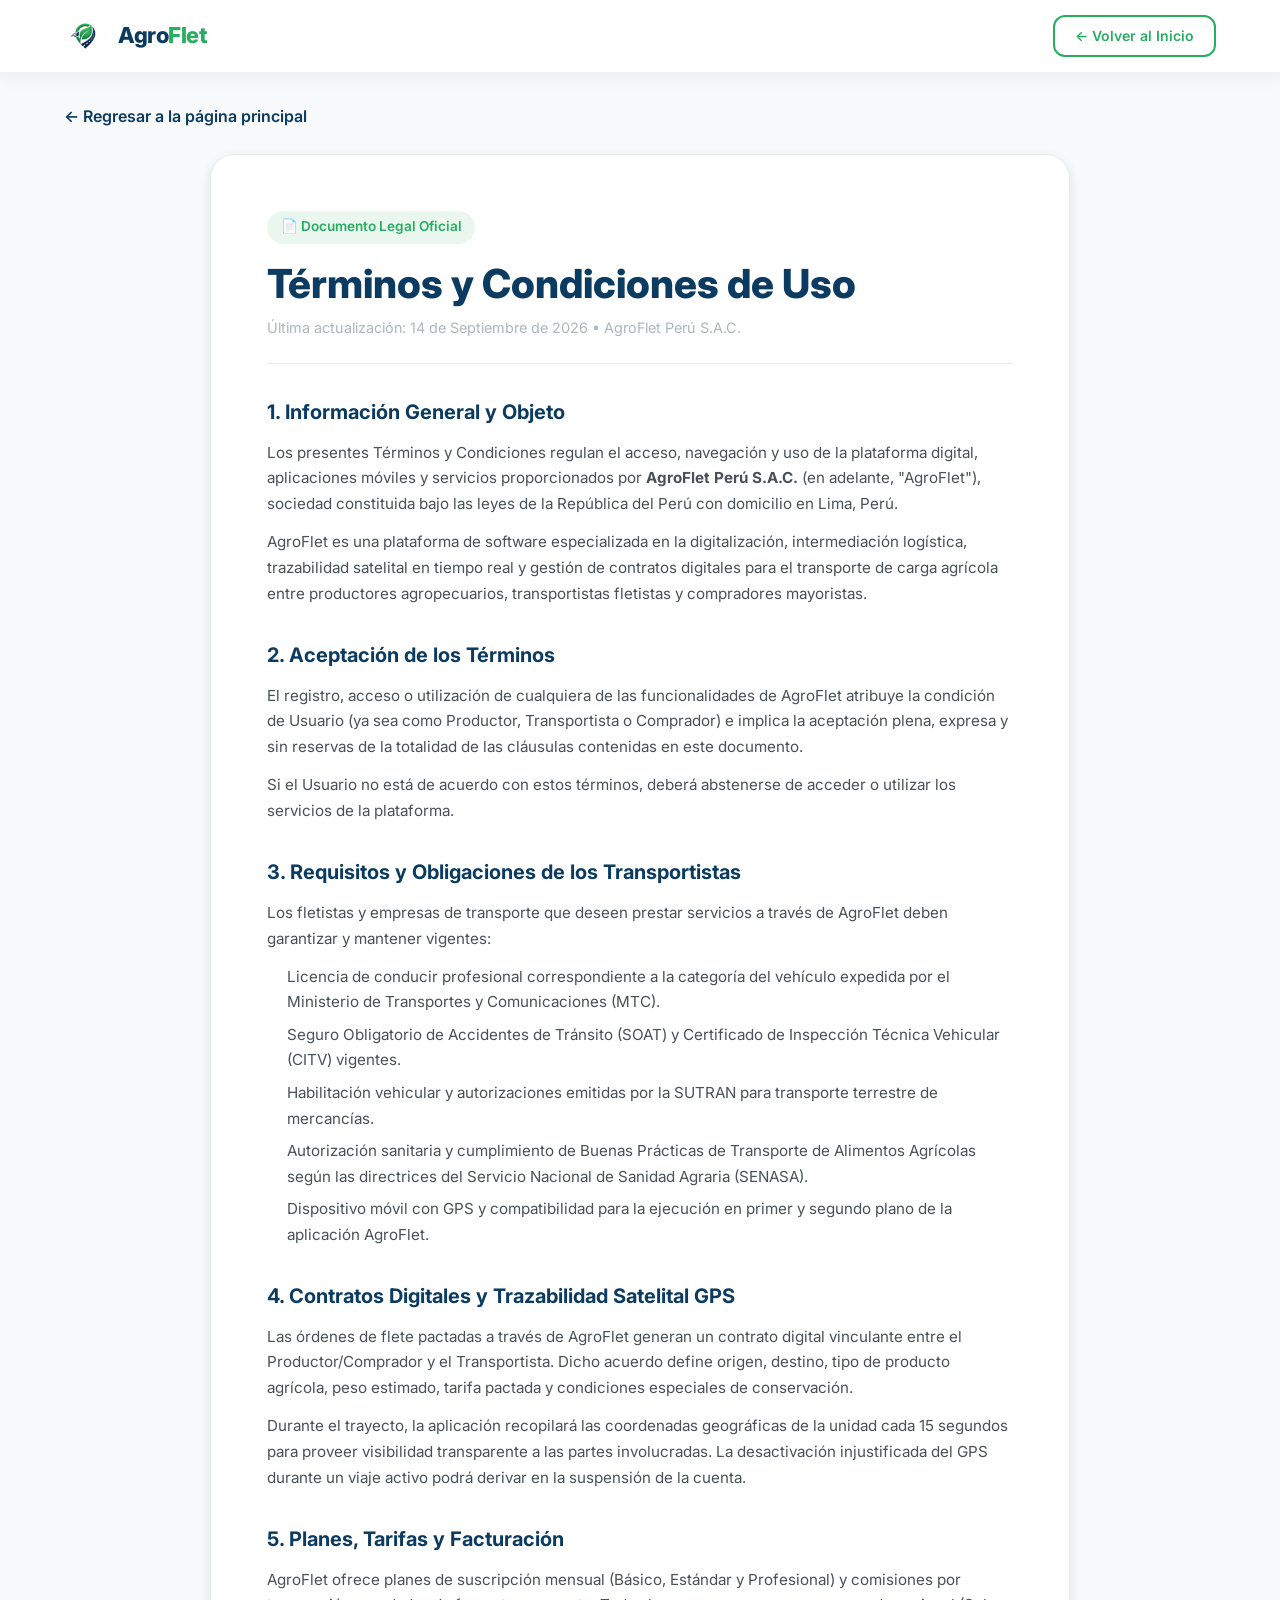
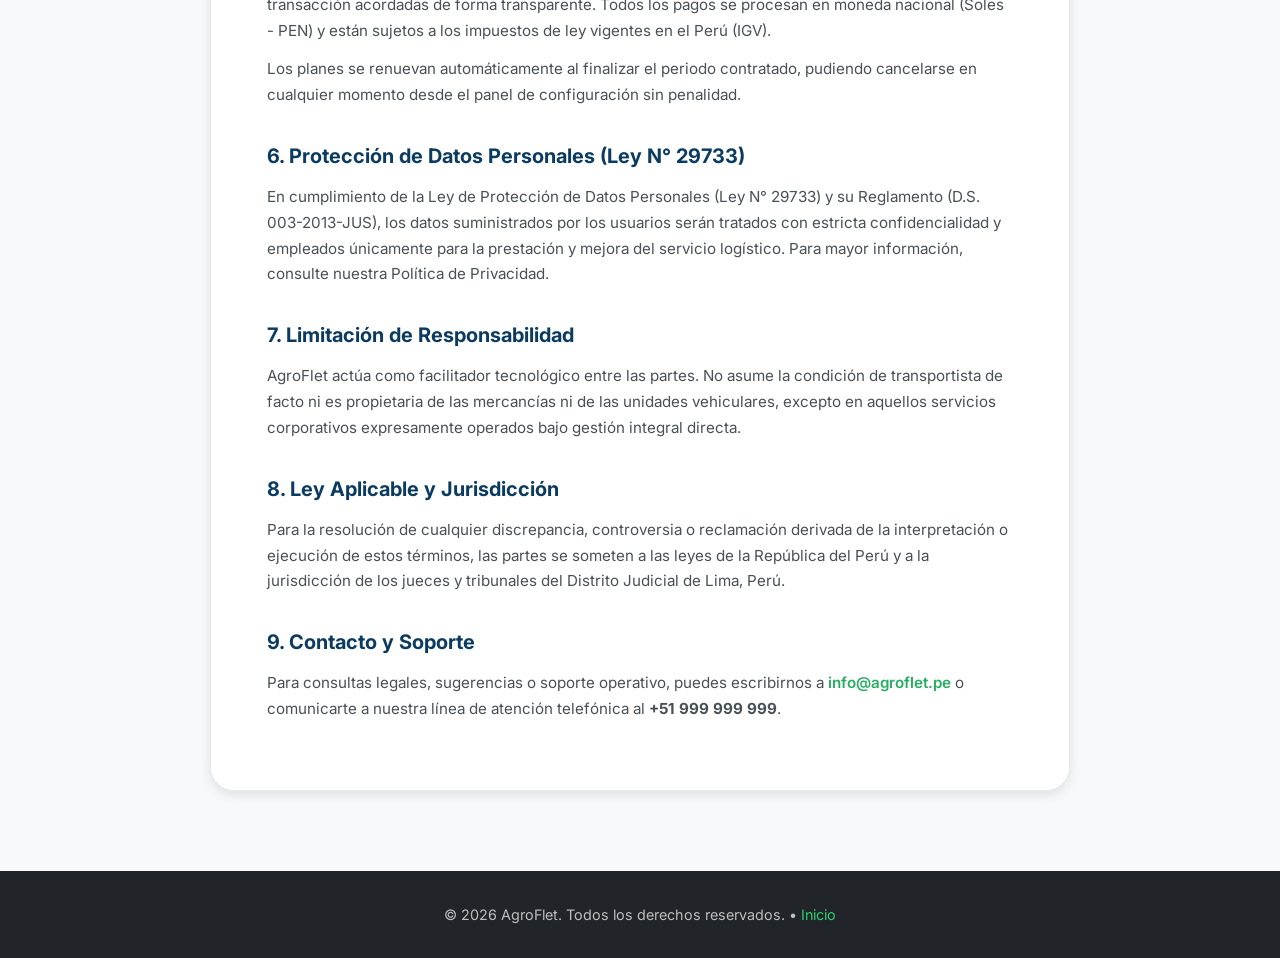
<file: docs/Terms-and-conditions.html>
<!DOCTYPE html>
<html lang="es" data-lang="es">

<head>
  <meta charset="UTF-8" />
  <meta name="viewport" content="width=device-width, initial-scale=1.0" />
  <title>Términos y Condiciones — AgroFlet</title>
  <meta name="description"
    content="Términos y Condiciones de uso de la plataforma digital de trazabilidad y gestión de transporte agrícola AgroFlet en el Perú." />
  <link rel="icon" href="../assets/images/logo.jpg" />
  <link rel="preconnect" href="https://fonts.googleapis.com" />
  <link rel="preconnect" href="https://fonts.gstatic.com" crossorigin />
  <link href="https://fonts.googleapis.com/css2?family=Inter:wght@300;400;500;600;700;800;900&display=swap"
    rel="stylesheet" />
  <link rel="stylesheet" href="../assets/css/styles.css" />
  <style>
    .legal-page {
      padding-top: calc(var(--header-height) + 2rem);
      padding-bottom: 5rem;
      min-height: 100vh;
      background: var(--gray-50);
      color: var(--gray-800);
    }
    .legal-card {
      background: var(--white);
      border-radius: var(--radius-xl);
      border: 1px solid var(--gray-200);
      box-shadow: var(--shadow-md);
      padding: clamp(1.5rem, 5vw, 3.5rem);
      max-width: 860px;
      margin: 0 auto;
    }
    .legal-badge {
      display: inline-flex;
      align-items: center;
      gap: 0.5rem;
      padding: 0.35rem 0.85rem;
      background: rgba(39, 174, 96, 0.1);
      color: var(--green);
      font-size: 0.85rem;
      font-weight: 600;
      border-radius: var(--radius-full);
      margin-bottom: 1rem;
    }
    .legal-title {
      font-size: clamp(1.85rem, 4vw, 2.5rem);
      font-weight: 800;
      color: var(--navy);
      line-height: 1.2;
      margin-bottom: 0.5rem;
    }
    .legal-meta {
      font-size: 0.9rem;
      color: var(--gray-500);
      margin-bottom: 2rem;
      padding-bottom: 1.5rem;
      border-bottom: 1px solid var(--gray-200);
    }
    .legal-section {
      margin-bottom: 2rem;
    }
    .legal-section h2 {
      font-size: 1.25rem;
      font-weight: 700;
      color: var(--navy);
      margin-bottom: 0.75rem;
    }
    .legal-section p, .legal-section li {
      font-size: 0.95rem;
      line-height: 1.7;
      color: var(--gray-700);
      margin-bottom: 0.75rem;
    }
    .legal-section ul {
      padding-left: 1.25rem;
      margin-bottom: 1rem;
    }
    .legal-section li {
      margin-bottom: 0.4rem;
    }
    .legal-back-btn {
      display: inline-flex;
      align-items: center;
      gap: 0.5rem;
      font-weight: 600;
      color: var(--navy);
      margin-bottom: 1.5rem;
      transition: color var(--duration-fast) ease;
    }
    .legal-back-btn:hover {
      color: var(--green);
    }
  </style>
</head>

<body>
  <!-- Header -->
  <header id="header" class="header scrolled" style="background: rgba(255, 255, 255, 0.98);">
    <div class="header__inner container">
      <a href="../index.html" class="header__logo">
        <img src="../assets/images/logo.jpg" alt="AgroFlet Logo" width="42" height="42" />
        <span class="header__brand" style="color: var(--navy);">Agro<span class="header__brand--accent">Flet</span></span>
      </a>
      <div class="header__actions">
        <a href="../index.html" class="btn btn--outline btn--sm">← Volver al Inicio</a>
      </div>
    </div>
  </header>

  <!-- Legal Content -->
  <main class="legal-page">
    <div class="container">
      <a href="../index.html" class="legal-back-btn">← Regresar a la página principal</a>

      <article class="legal-card">
        <span class="legal-badge">📄 Documento Legal Oficial</span>
        <h1 class="legal-title">Términos y Condiciones de Uso</h1>
        <p class="legal-meta">Última actualización: 14 de Septiembre de 2026 • AgroFlet Perú S.A.C.</p>

        <section class="legal-section">
          <h2>1. Información General y Objeto</h2>
          <p>
            Los presentes Términos y Condiciones regulan el acceso, navegación y uso de la plataforma digital, aplicaciones móviles y servicios proporcionados por <strong>AgroFlet Perú S.A.C.</strong> (en adelante, "AgroFlet"), sociedad constituida bajo las leyes de la República del Perú con domicilio en Lima, Perú.
          </p>
          <p>
            AgroFlet es una plataforma de software especializada en la digitalización, intermediación logística, trazabilidad satelital en tiempo real y gestión de contratos digitales para el transporte de carga agrícola entre productores agropecuarios, transportistas fletistas y compradores mayoristas.
          </p>
        </section>

        <section class="legal-section">
          <h2>2. Aceptación de los Términos</h2>
          <p>
            El registro, acceso o utilización de cualquiera de las funcionalidades de AgroFlet atribuye la condición de Usuario (ya sea como Productor, Transportista o Comprador) e implica la aceptación plena, expresa y sin reservas de la totalidad de las cláusulas contenidas en este documento.
          </p>
          <p>
            Si el Usuario no está de acuerdo con estos términos, deberá abstenerse de acceder o utilizar los servicios de la plataforma.
          </p>
        </section>

        <section class="legal-section">
          <h2>3. Requisitos y Obligaciones de los Transportistas</h2>
          <p>Los fletistas y empresas de transporte que deseen prestar servicios a través de AgroFlet deben garantizar y mantener vigentes:</p>
          <ul>
            <li>Licencia de conducir profesional correspondiente a la categoría del vehículo expedida por el Ministerio de Transportes y Comunicaciones (MTC).</li>
            <li>Seguro Obligatorio de Accidentes de Tránsito (SOAT) y Certificado de Inspección Técnica Vehicular (CITV) vigentes.</li>
            <li>Habilitación vehicular y autorizaciones emitidas por la SUTRAN para transporte terrestre de mercancías.</li>
            <li>Autorización sanitaria y cumplimiento de Buenas Prácticas de Transporte de Alimentos Agrícolas según las directrices del Servicio Nacional de Sanidad Agraria (SENASA).</li>
            <li>Dispositivo móvil con GPS y compatibilidad para la ejecución en primer y segundo plano de la aplicación AgroFlet.</li>
          </ul>
        </section>

        <section class="legal-section">
          <h2>4. Contratos Digitales y Trazabilidad Satelital GPS</h2>
          <p>
            Las órdenes de flete pactadas a través de AgroFlet generan un contrato digital vinculante entre el Productor/Comprador y el Transportista. Dicho acuerdo define origen, destino, tipo de producto agrícola, peso estimado, tarifa pactada y condiciones especiales de conservación.
          </p>
          <p>
            Durante el trayecto, la aplicación recopilará las coordenadas geográficas de la unidad cada 15 segundos para proveer visibilidad transparente a las partes involucradas. La desactivación injustificada del GPS durante un viaje activo podrá derivar en la suspensión de la cuenta.
          </p>
        </section>

        <section class="legal-section">
          <h2>5. Planes, Tarifas y Facturación</h2>
          <p>
            AgroFlet ofrece planes de suscripción mensual (Básico, Estándar y Profesional) y comisiones por transacción acordadas de forma transparente. Todos los pagos se procesan en moneda nacional (Soles - PEN) y están sujetos a los impuestos de ley vigentes en el Perú (IGV).
          </p>
          <p>
            Los planes se renuevan automáticamente al finalizar el periodo contratado, pudiendo cancelarse en cualquier momento desde el panel de configuración sin penalidad.
          </p>
        </section>

        <section class="legal-section">
          <h2>6. Protección de Datos Personales (Ley N° 29733)</h2>
          <p>
            En cumplimiento de la Ley de Protección de Datos Personales (Ley N° 29733) y su Reglamento (D.S. 003-2013-JUS), los datos suministrados por los usuarios serán tratados con estricta confidencialidad y empleados únicamente para la prestación y mejora del servicio logístico. Para mayor información, consulte nuestra Política de Privacidad.
          </p>
        </section>

        <section class="legal-section">
          <h2>7. Limitación de Responsabilidad</h2>
          <p>
            AgroFlet actúa como facilitador tecnológico entre las partes. No asume la condición de transportista de facto ni es propietaria de las mercancías ni de las unidades vehiculares, excepto en aquellos servicios corporativos expresamente operados bajo gestión integral directa.
          </p>
        </section>

        <section class="legal-section">
          <h2>8. Ley Aplicable y Jurisdicción</h2>
          <p>
            Para la resolución de cualquier discrepancia, controversia o reclamación derivada de la interpretación o ejecución de estos términos, las partes se someten a las leyes de la República del Perú y a la jurisdicción de los jueces y tribunales del Distrito Judicial de Lima, Perú.
          </p>
        </section>

        <section class="legal-section" style="margin-bottom: 0;">
          <h2>9. Contacto y Soporte</h2>
          <p>
            Para consultas legales, sugerencias o soporte operativo, puedes escribirnos a <a href="mailto:info@agroflet.pe" style="color: var(--green); font-weight: 600;">info@agroflet.pe</a> o comunicarte a nuestra línea de atención telefónica al <strong>+51 999 999 999</strong>.
          </p>
        </section>
      </article>
    </div>
  </main>

  <!-- Footer -->
  <footer class="footer" style="padding: 2rem 0; text-align: center;">
    <div class="container">
      <p style="color: rgba(255,255,255,0.7); font-size: 0.9rem;">
        &copy; 2026 AgroFlet. Todos los derechos reservados. • <a href="../index.html" style="color: var(--green-light);">Inicio</a>
      </p>
    </div>
  </footer>
</body>

</html>
</file>
<file: assets/css/styles.css>
:root {
  --green:          #27AE60;
  --green-light:    #2ECC71;
  --green-dark:     #1E8449;
  --green-glow:     rgba(39, 174, 96, 0.4);

  --navy:           #0B3B60;
  --navy-light:     #0F4C75;
  --navy-dark:      #072A44;

  --orange:         #F39C12;
  --orange-light:   #F5B041;
  --orange-dark:    #D68910;

  /* Neutrals */
  --gray-50:        #F8F9FA;
  --gray-100:       #F1F3F5;
  --gray-200:       #E9ECEF;
  --gray-300:       #DEE2E6;
  --gray-400:       #CED4DA;
  --gray-500:       #ADB5BD;
  --gray-600:       #6C757D;
  --gray-700:       #495057;
  --gray-800:       #343A40;
  --gray-900:       #212529;

  --white:          #FFFFFF;
  --black:          #0A0A0A;

  /* Functional */
  --success:        var(--green);
  --warning:        var(--orange);
  --error:          #E74C3C;
  --info:           #3498DB;

  /* Typography */
  --font-family:    'Inter', -apple-system, BlinkMacSystemFont, 'Segoe UI', sans-serif;

  /* Spacing */
  --space-xs:       0.25rem;
  --space-sm:       0.5rem;
  --space-md:       1rem;
  --space-lg:       1.5rem;
  --space-xl:       2rem;
  --space-2xl:      3rem;
  --space-3xl:      4rem;
  --space-4xl:      6rem;

  /* Borders */
  --radius-sm:      0.5rem;
  --radius-md:      0.75rem;
  --radius-lg:      1rem;
  --radius-xl:      1.5rem;
  --radius-full:    9999px;

  /* Shadows */
  --shadow-sm:      0 1px 3px rgba(0,0,0,0.08);
  --shadow-md:      0 4px 12px rgba(0,0,0,0.1);
  --shadow-lg:      0 8px 30px rgba(0,0,0,0.12);
  --shadow-xl:      0 16px 48px rgba(0,0,0,0.16);
  --shadow-glow:    0 0 40px var(--green-glow);

  /* Transitions */
  --ease-out:       cubic-bezier(0.16, 1, 0.3, 1);
  --ease-spring:    cubic-bezier(0.34, 1.56, 0.64, 1);
  --duration-fast:  0.2s;
  --duration-med:   0.4s;
  --duration-slow:  0.6s;

  /* Layout */
  --header-height:  72px;
  --container-max:  1200px;

  /* 3D */
  --perspective:    1200px;
}

/* ─── Reset & Base ─── */
*,
*::before,
*::after {
  margin: 0;
  padding: 0;
  box-sizing: border-box;
}

html {
  scroll-behavior: smooth;
  font-size: 16px;
  -webkit-font-smoothing: antialiased;
  -moz-osx-font-smoothing: grayscale;
}

body {
  font-family: var(--font-family);
  font-weight: 400;
  line-height: 1.6;
  color: var(--gray-900);
  background: var(--white);
  overflow-x: hidden;
}

img {
  max-width: 100%;
  height: auto;
  display: block;
}

a {
  text-decoration: none;
  color: inherit;
  transition: color var(--duration-fast) ease;
}

ul { list-style: none; }
button { cursor: pointer; border: none; background: none; font-family: inherit; }
input, select, textarea { font-family: inherit; font-size: 1rem; }

.container {
  max-width: var(--container-max);
  margin: 0 auto;
  padding: 0 var(--space-lg);
}

/* ─── Reveal Animation (Intersection Observer) ─── */
.reveal {
  opacity: 0;
  transform: translateY(40px) scale(0.97);
  transition: opacity var(--duration-slow) var(--ease-out),
              transform var(--duration-slow) var(--ease-out);
}

.reveal.revealed {
  opacity: 1;
  transform: translateY(0) scale(1);
}

/* ═══════════════════════════════════════════
   BUTTONS
   ═══════════════════════════════════════════ */
.btn {
  display: inline-flex;
  align-items: center;
  justify-content: center;
  gap: 0.5rem;
  font-weight: 600;
  border-radius: var(--radius-md);
  transition: all var(--duration-fast) var(--ease-out);
  white-space: nowrap;
  position: relative;
  overflow: hidden;
}

.btn--sm  { padding: 0.5rem 1.25rem; font-size: 0.875rem; }
.btn--md  { padding: 0.75rem 1.75rem; font-size: 0.9375rem; }
.btn--lg  { padding: 1rem 2.25rem; font-size: 1.0625rem; border-radius: var(--radius-lg); }
.btn--full { width: 100%; }

.btn--primary {
  background: linear-gradient(135deg, var(--green), var(--green-dark));
  color: var(--white);
  box-shadow: 0 4px 14px rgba(39, 174, 96, 0.3);
}
.btn--primary:hover {
  transform: translateY(-2px);
  box-shadow: 0 8px 24px rgba(39, 174, 96, 0.4);
}
.btn--primary:active { transform: translateY(0); }

.btn--outline {
  border: 2px solid var(--green);
  color: var(--green);
  background: transparent;
}
.btn--outline:hover {
  background: var(--green);
  color: var(--white);
  transform: translateY(-2px);
}

.btn--ghost {
  color: var(--white);
  border: 2px solid rgba(255,255,255,0.3);
  -webkit-backdrop-filter: blur(8px);
  backdrop-filter: blur(8px);
}
.btn--ghost:hover {
  border-color: var(--white);
  background: rgba(255,255,255,0.1);
}

.btn--glow::before {
  content: '';
  position: absolute;
  inset: -2px;
  border-radius: inherit;
  background: linear-gradient(135deg, var(--green-light), var(--orange));
  z-index: -1;
  opacity: 0;
  filter: blur(12px);
  transition: opacity var(--duration-med) ease;
}
.btn--glow:hover::before { opacity: 0.6; }

/* ═══════════════════════════════════════════
   HEADER
   ═══════════════════════════════════════════ */
.header {
  position: fixed;
  top: 0;
  left: 0;
  right: 0;
  z-index: 1000;
  height: var(--header-height);
  transition: all var(--duration-med) var(--ease-out);
  background: rgba(255, 255, 255, 0.02);
  -webkit-backdrop-filter: blur(2px);
  backdrop-filter: blur(2px);
}

.header.scrolled {
  background: rgba(255, 255, 255, 0.95);
  -webkit-backdrop-filter: blur(20px) saturate(180%);
  backdrop-filter: blur(20px) saturate(180%);
  box-shadow: 0 1px 20px rgba(0,0,0,0.08);
}

.header.scrolled .header__brand,
.header.scrolled .nav-link { color: var(--gray-900); }

.header__inner {
  display: flex;
  align-items: center;
  justify-content: space-between;
  height: 100%;
}

.header__logo {
  display: flex;
  align-items: center;
  gap: 0.75rem;
  z-index: 10;
}

.header__logo img {
  width: 42px;
  height: 42px;
  border-radius: 50%;
  object-fit: cover;
}

.header__brand {
  font-size: 1.375rem;
  font-weight: 800;
  color: var(--white);
  transition: color var(--duration-med) ease;
  letter-spacing: -0.5px;
}

.header__brand--accent { color: var(--green); }

.header__nav { display: none; }

@media (min-width: 1024px) {
  .header__nav { display: flex; }
}

.header__links {
  display: flex;
  gap: 0.25rem;
}

.nav-link {
  padding: 0.5rem 1rem;
  font-size: 0.9rem;
  font-weight: 500;
  color: rgba(255,255,255,0.85);
  border-radius: var(--radius-sm);
  transition: all var(--duration-fast) ease;
  position: relative;
}

.nav-link::after {
  content: '';
  position: absolute;
  bottom: 2px;
  left: 50%;
  width: 0;
  height: 2px;
  background: var(--green);
  border-radius: 1px;
  transition: all var(--duration-fast) var(--ease-out);
  transform: translateX(-50%);
}

.nav-link:hover::after,
.nav-link.active::after { width: 60%; }

.nav-link:hover { color: var(--green); }
.header.scrolled .nav-link:hover { color: var(--green); }

.header__actions {
  display: flex;
  align-items: center;
  gap: 0.75rem;
  z-index: 10;
}

.lang-toggle {
  display: flex;
  align-items: center;
  gap: 0.35rem;
  padding: 0.4rem 0.75rem;
  border-radius: var(--radius-full);
  background: rgba(255,255,255,0.1);
  color: var(--white);
  font-size: 0.85rem;
  font-weight: 600;
  border: 1px solid rgba(255,255,255,0.2);
  transition: all var(--duration-fast) ease;
}

.header.scrolled .lang-toggle {
  background: var(--gray-100);
  color: var(--gray-900);
  border-color: var(--gray-300);
}

.lang-toggle:hover { background: rgba(255,255,255,0.2); }
.header.scrolled .lang-toggle:hover { background: var(--gray-200); }

#btnSignIn, #btnSignUp { display: none; }
@media (min-width: 1024px) {
  #btnSignIn, #btnSignUp { display: inline-flex; }
}

.header.scrolled .btn--outline {
  border-color: var(--green);
  color: var(--green);
}

.header:not(.scrolled) .btn--outline {
  border-color: rgba(255,255,255,0.4);
  color: var(--white);
}
.header:not(.scrolled) .btn--outline:hover {
  background: rgba(255,255,255,0.15);
  border-color: var(--white);
  color: var(--white);
}

/* Burger */
.header__burger {
  display: flex;
  flex-direction: column;
  gap: 5px;
  width: 28px;
  z-index: 10;
}

.header__burger span {
  width: 100%;
  height: 2.5px;
  background: var(--white);
  border-radius: 2px;
  transition: all var(--duration-fast) var(--ease-out);
}

.header.scrolled .header__burger span { background: var(--gray-900); }

.header__burger.active span:nth-child(1) { transform: rotate(45deg) translate(5px, 5px); }
.header__burger.active span:nth-child(2) { opacity: 0; }
.header__burger.active span:nth-child(3) { transform: rotate(-45deg) translate(5px, -5px); }

@media (min-width: 1024px) {
  .header__burger { display: none; }
}

/* Mobile Menu */
.mobile-menu {
  position: fixed !important;
  top: 0 !important;
  left: 0 !important;
  width: 100vw !important;
  height: 100vh !important;
  z-index: 9999 !important; /* Fuerza que esté por encima del header y videos */
  background: var(--white) !important; /* Fondo sólido blanco y limpio */
  display: flex !important;
  flex-direction: column;
  align-items: center;
  justify-content: center;
  gap: 2rem;
  
  /* Animación y ocultamiento seguro */
  opacity: 0;
  visibility: hidden;
  pointer-events: none;
  transform: translateY(-15px);
  transition: all 0.4s var(--ease-out);
}

/* Detecta la clase activa o si JS inyecta un display: block */
.modal__content--menu {
  padding: 3rem 2rem;
  display: flex;
  flex-direction: column;
  align-items: center;
  gap: 2rem;
  margin-top: 10vh;
}

.mobile-menu__links {
  list-style: none;
  padding: 0;
  margin: 0;
  display: flex;
  flex-direction: column;
  gap: 1.5rem;
  text-align: center;
  width: 100%;
}

.mobile-menu__links .nav-link {
  font-size: 1.15rem;
  font-weight: 600;
  color: var(--navy);
  padding: 0.5rem;
  display: block;
}

.mobile-menu__links .nav-link:hover,
.mobile-menu__links .nav-link.active {
  color: var(--green);
}

.mobile-menu__actions {
  display: flex;
  flex-direction: column;
  gap: 1rem;
  width: 100%;
}

.mobile-menu__actions .btn {
  width: 100%;
  padding: 0.85rem;
}

.mobile-menu__actions .btn--outline {
  border-color: rgba(255,255,255,0.4);
  color: var(--white);
}

/* ═══════════════════════════════════════════
   HERO SECTION
   ═══════════════════════════════════════════ */
.hero {
  position: relative;
  min-height: 100vh;
  display: flex;
  align-items: center;
  justify-content: center;
  overflow: hidden;
  background: linear-gradient(145deg, var(--navy-dark) 0%, var(--navy) 40%, #0a4d3a 100%);
}

/* Animated Canvas Background */
.hero__canvas {
  position: absolute;
  inset: 0;
  overflow: hidden;
  z-index: 1;
}

.hero__particles {
  position: absolute;
  inset: 0;
}

/* 3D Road Animation */
.hero__road {
  position: absolute;
  bottom: 0;
  left: 50%;
  transform: translateX(-50%) perspective(800px) rotateX(60deg);
  width: 200px;
  height: 600px;
  background: linear-gradient(180deg, transparent 0%, rgba(255,255,255,0.03) 50%, rgba(255,255,255,0.06) 100%);
  transform-origin: bottom center;
}

.hero__road-line {
  position: absolute;
  left: 50%;
  transform: translateX(-50%);
  width: 4px;
  height: 40px;
  background: var(--orange);
  border-radius: 2px;
  opacity: 0.5;
  animation: roadLine 2s linear infinite;
}

.hero__road-line:nth-child(1) { animation-delay: 0s; }
.hero__road-line:nth-child(2) { animation-delay: 0.66s; }
.hero__road-line:nth-child(3) { animation-delay: 1.33s; }

@keyframes roadLine {
  0%   { top: -60px; opacity: 0; }
  20%  { opacity: 0.6; }
  80%  { opacity: 0.3; }
  100% { top: 100%; opacity: 0; }
}

/* Floating Trucks */
.hero__truck {
  position: absolute;
  font-size: 2.5rem;
  animation: floatTruck 8s ease-in-out infinite;
  opacity: 0.3;
  filter: drop-shadow(0 4px 8px rgba(0,0,0,0.3));
}

.hero__truck--1 { bottom: 20%; left: 10%; animation-delay: 0s; }
.hero__truck--2 { bottom: 35%; right: 15%; animation-delay: 2.5s; font-size: 2rem; }
.hero__truck--3 { bottom: 50%; left: 25%; animation-delay: 5s; font-size: 1.8rem; }

@keyframes floatTruck {
  0%, 100% { transform: translateX(0) translateY(0); }
  25%      { transform: translateX(30px) translateY(-15px); }
  50%      { transform: translateX(60px) translateY(5px); }
  75%      { transform: translateX(20px) translateY(-20px); }
}

/* Floating Fields */
.hero__field {
  position: absolute;
  font-size: 3rem;
  opacity: 0.15;
  animation: floatField 10s ease-in-out infinite;
}

.hero__field--1 { top: 25%; right: 10%; animation-delay: 0s; }
.hero__field--2 { top: 45%; left: 8%; animation-delay: 3s; font-size: 2.5rem; }
.hero__field--3 { top: 65%; right: 25%; animation-delay: 6s; font-size: 2rem; }

@keyframes floatField {
  0%, 100% { transform: translateY(0) rotate(0deg); }
  50%      { transform: translateY(-20px) rotate(5deg); }
}

.hero__overlay {
  position: absolute;
  inset: 0;
  background: radial-gradient(ellipse at center, transparent 0%, rgba(7, 42, 68, 0.4) 100%);
  z-index: 2;
}

/* Hero Content */
.hero__content {
  position: relative;
  z-index: 3;
  text-align: center;
  max-width: 800px;
  padding-top: var(--header-height);
}

.hero__badge {
  display: inline-block;
  padding: 0.5rem 1.25rem;
  background: rgba(39, 174, 96, 0.15);
  border: 1px solid rgba(39, 174, 96, 0.3);
  border-radius: var(--radius-full);
  color: var(--green-light);
  font-size: 0.85rem;
  font-weight: 500;
  margin-bottom: var(--space-xl);
  -webkit-backdrop-filter: blur(8px);
  backdrop-filter: blur(8px);
  animation: fadeInUp 0.8s var(--ease-out) 0.2s both;
}

.hero__title {
  display: flex;
  flex-direction: column;
  gap: 0.25rem;
  margin-bottom: var(--space-lg);
}

.hero__title-line {
  display: block;
  font-size: clamp(2.5rem, 6vw, 4.5rem);
  font-weight: 900;
  color: var(--white);
  letter-spacing: -2px;
  line-height: 1.1;
  animation: fadeInUp 0.8s var(--ease-out) 0.4s both;
}

.hero__title-line:first-child {
  background: linear-gradient(135deg, var(--green-light) 0%, var(--green) 50%, var(--orange) 100%);
  -webkit-background-clip: text;
  -webkit-text-fill-color: transparent;
  background-clip: text;
}

.hero__title-line--sub {
  font-size: clamp(1.1rem, 2.5vw, 1.75rem);
  font-weight: 500;
  letter-spacing: -0.5px;
  opacity: 0.9;
  animation-delay: 0.6s;
}

.hero__subtitle {
  font-size: clamp(1rem, 2vw, 1.25rem);
  color: rgba(255,255,255,0.7);
  margin-bottom: var(--space-2xl);
  animation: fadeInUp 0.8s var(--ease-out) 0.8s both;
}

.hero__cta-group {
  display: flex;
  gap: var(--space-md);
  justify-content: center;
  flex-wrap: wrap;
  margin-bottom: var(--space-3xl);
  animation: fadeInUp 0.8s var(--ease-out) 1s both;
}

.hero__stats {
  display: flex;
  gap: var(--space-2xl);
  justify-content: center;
  flex-wrap: wrap;
  animation: fadeInUp 0.8s var(--ease-out) 1.2s both;
}

.hero__stat {
  text-align: center;
  color: var(--white);
}

.hero__stat-number {
  display: block;
  font-size: 2.5rem;
  font-weight: 800;
  color: var(--green-light);
  line-height: 1.2;
}

.hero__stat-label {
  font-size: 0.85rem;
  color: rgba(255,255,255,0.6);
  font-weight: 500;
}

/* Scroll Indicator */
.hero__scroll-indicator {
  position: absolute;
  bottom: 2rem;
  left: 50%;
  transform: translateX(-50%);
  z-index: 5;
  animation: fadeInUp 0.8s var(--ease-out) 1.5s both;
}

.hero__scroll-mouse {
  width: 26px;
  height: 40px;
  border: 2px solid rgba(255,255,255,0.4);
  border-radius: 13px;
  display: flex;
  justify-content: center;
  padding-top: 8px;
}

.hero__scroll-wheel {
  width: 3px;
  height: 8px;
  background: var(--white);
  border-radius: 2px;
  animation: scrollWheel 2s ease-in-out infinite;
}

@keyframes scrollWheel {
  0%   { transform: translateY(0); opacity: 1; }
  100% { transform: translateY(12px); opacity: 0; }
}

@keyframes fadeInUp {
  from { opacity: 0; transform: translateY(30px); }
  to   { opacity: 1; transform: translateY(0); }
}

/* ═══════════════════════════════════════════
   SECTIONS (Common)
   ═══════════════════════════════════════════ */
.section {
  padding: var(--space-4xl) 0;
  position: relative;
}

.section--dark {
  background: linear-gradient(175deg, var(--navy-dark) 0%, var(--navy) 100%);
  color: var(--white);
}

.section__header {
  text-align: center;
  max-width: 650px;
  margin: 0 auto var(--space-3xl);
}

.section__tag {
  display: inline-block;
  font-size: 0.8rem;
  font-weight: 700;
  text-transform: uppercase;
  letter-spacing: 2px;
  color: var(--green);
  background: rgba(39, 174, 96, 0.1);
  padding: 0.4rem 1rem;
  border-radius: var(--radius-full);
  margin-bottom: var(--space-md);
}

.section--dark .section__tag {
  background: rgba(39, 174, 96, 0.2);
}

.section__title {
  font-size: clamp(1.75rem, 4vw, 2.75rem);
  font-weight: 800;
  letter-spacing: -1px;
  line-height: 1.2;
  margin-bottom: var(--space-md);
}

.section__subtitle {
  font-size: 1.0625rem;
  color: var(--gray-600);
  line-height: 1.7;
}

.section--dark .section__subtitle { color: rgba(255,255,255,0.6); }

/* ═══════════════════════════════════════════
   PLANS
   ═══════════════════════════════════════════ */
.plans { background: var(--gray-50); }

.plans__grid {
  display: grid;
  grid-template-columns: 1fr;
  gap: var(--space-xl);
  perspective: var(--perspective);
}

@media (min-width: 768px) {
  .plans__grid { grid-template-columns: repeat(3, 1fr); align-items: stretch; }
}

.plan-card {
  background: var(--white);
  border-radius: var(--radius-xl);
  padding: var(--space-2xl);
  text-align: center;
  position: relative;
  overflow: hidden;
  border: 1px solid var(--gray-200);
  transition: all var(--duration-med) var(--ease-out);
  transform-style: preserve-3d;
  display: flex;
  flex-direction: column;
}

.plan-card:hover {
  transform: translateY(-8px) rotateX(2deg);
  box-shadow: var(--shadow-xl);
  border-color: var(--green);
}

.plan-card--featured {
  border: 2px solid var(--green);
  background: linear-gradient(180deg, rgba(39, 174, 96, 0.03) 0%, var(--white) 100%);
  transform: scale(1.05);
  box-shadow: var(--shadow-lg), 0 0 60px rgba(39, 174, 96, 0.08);
}

.plan-card--featured:hover {
  transform: scale(1.05) translateY(-8px) rotateX(2deg);
}

.plan-card__ribbon {
  font-size: 0.75rem;
  font-weight: 700;
  padding: 0.3rem 1rem;
  margin: calc(-1 * var(--space-2xl)) calc(-1 * var(--space-2xl)) var(--space-lg);
  text-align: center;
  min-height: 1.5em;
}

.plan-card--featured .plan-card__ribbon {
  background: linear-gradient(135deg, var(--green), var(--green-dark));
  color: var(--white);
  padding: 0.5rem 1rem;
}

.plan-card__icon {
  font-size: 3rem;
  margin-bottom: var(--space-md);
  display: inline-block;
  animation: float 3s ease-in-out infinite;
}

@keyframes float {
  0%, 100% { transform: translateY(0); }
  50%      { transform: translateY(-6px); }
}

.plan-card__name {
  font-size: 1.375rem;
  font-weight: 700;
  color: var(--navy);
  margin-bottom: var(--space-sm);
}

.plan-card__price {
  margin-bottom: var(--space-sm);
  display: flex;
  align-items: baseline;
  justify-content: center;
  gap: 0.15rem;
}

.plan-card__currency {
  font-size: 1.25rem;
  font-weight: 600;
  color: var(--gray-600);
}

.plan-card__amount {
  font-size: 3.5rem;
  font-weight: 900;
  color: var(--navy);
  line-height: 1;
}

.plan-card__period {
  font-size: 0.9rem;
  color: var(--gray-500);
}

.plan-card__units {
  font-size: 0.875rem;
  color: var(--green);
  font-weight: 600;
  margin-bottom: var(--space-xl);
  padding-bottom: var(--space-lg);
  border-bottom: 1px solid var(--gray-200);
}

.plan-card__features {
  text-align: left;
  margin-bottom: var(--space-xl);
  flex-grow: 1;
}

.plan-card__features li {
  padding: 0.5rem 0;
  font-size: 0.9rem;
  color: var(--gray-700);
  border-bottom: 1px solid var(--gray-100);
}

.plan-card__features li:last-child { border-bottom: none; }

.plan-card__features li.disabled {
  color: var(--gray-400);
  text-decoration: line-through;
}

/* ═══════════════════════════════════════════
   TESTIMONIALS
   ═══════════════════════════════════════════ */
.testimonials__carousel {
  position: relative;
  overflow: hidden;
  perspective: var(--perspective);
}

.testimonials__track {
  display: flex;
  gap: var(--space-xl);
  transition: transform var(--duration-slow) var(--ease-out);
}

.testimonial-card {
  min-width: 100%;
  background: rgba(255,255,255,0.05);
  border: 1px solid rgba(255,255,255,0.1);
  border-radius: var(--radius-xl);
  padding: var(--space-2xl);
  -webkit-backdrop-filter: blur(10px);
  backdrop-filter: blur(10px);
  transition: all var(--duration-med) var(--ease-out);
  transform-style: preserve-3d;
}

@media (min-width: 768px) {
  .testimonial-card { min-width: calc(50% - var(--space-xl) / 2); }
}

@media (min-width: 1024px) {
  .testimonial-card { min-width: calc(33.333% - var(--space-xl) * 2 / 3); }
}

.testimonial-card:hover {
  background: rgba(255,255,255,0.08);
  transform: translateY(-4px) rotateY(2deg);
  box-shadow: 0 8px 32px rgba(0,0,0,0.2);
}

.testimonial-card__stars {
  color: var(--orange);
  font-size: 1.25rem;
  margin-bottom: var(--space-md);
  letter-spacing: 2px;
}

.testimonial-card__quote {
  font-size: 1rem;
  line-height: 1.7;
  color: rgba(255,255,255,0.85);
  margin-bottom: var(--space-xl);
  font-style: italic;
}

.testimonial-card__author {
  display: flex;
  align-items: center;
  gap: var(--space-md);
}

.testimonial-card__avatar {
  width: 48px;
  height: 48px;
  border-radius: 50%;
  background: rgba(39, 174, 96, 0.2);
  display: flex;
  align-items: center;
  justify-content: center;
  font-size: 1.5rem;
}

.testimonial-card__name {
  font-weight: 600;
  font-size: 0.95rem;
}

.testimonial-card__role {
  font-size: 0.8rem;
  color: rgba(255,255,255,0.5);
}

.testimonials__controls {
  display: flex;
  align-items: center;
  justify-content: center;
  gap: var(--space-lg);
  margin-top: var(--space-2xl);
}

.testimonials__btn {
  width: 44px;
  height: 44px;
  border-radius: 50%;
  border: 2px solid rgba(255,255,255,0.2);
  color: var(--white);
  font-size: 1.1rem;
  display: flex;
  align-items: center;
  justify-content: center;
  transition: all var(--duration-fast) ease;
}

.testimonials__btn:hover {
  background: var(--green);
  border-color: var(--green);
}

.testimonials__dots {
  display: flex;
  gap: 0.5rem;
}

.testimonials__dots .dot {
  width: 10px;
  height: 10px;
  border-radius: 50%;
  background: rgba(255,255,255,0.2);
  border: none;
  transition: all var(--duration-fast) ease;
  cursor: pointer;
}

.testimonials__dots .dot.active {
  background: var(--green);
  width: 28px;
  border-radius: 5px;
}

/* ═══════════════════════════════════════════
   WHAT WE SOLVE
   ═══════════════════════════════════════════ */
.solve__grid {
  display: grid;
  grid-template-columns: 1fr;
  gap: var(--space-xl);
  perspective: var(--perspective);
}

@media (min-width: 768px) {
  .solve__grid { grid-template-columns: repeat(2, 1fr); }
}

@media (min-width: 1024px) {
  .solve__grid { grid-template-columns: repeat(3, 1fr); }
}

.solve-card {
  background: var(--white);
  border-radius: var(--radius-xl);
  padding: var(--space-2xl);
  border: 1px solid var(--gray-200);
  transition: all var(--duration-med) var(--ease-out);
  transform-style: preserve-3d;
  position: relative;
  overflow: hidden;
}

.solve-card::before {
  content: '';
  position: absolute;
  top: 0;
  left: 0;
  right: 0;
  height: 4px;
  background: linear-gradient(90deg, var(--green), var(--orange));
  transform: scaleX(0);
  transform-origin: left;
  transition: transform var(--duration-med) var(--ease-out);
}

.solve-card:hover::before { transform: scaleX(1); }

.solve-card:hover {
  transform: translateY(-6px) rotateX(2deg);
  box-shadow: var(--shadow-xl);
  border-color: transparent;
}

.solve-card__icon {
  width: 64px;
  height: 64px;
  color: var(--green);
  margin-bottom: var(--space-lg);
  transition: transform var(--duration-med) var(--ease-spring);
}

.solve-card:hover .solve-card__icon {
  transform: scale(1.1) rotateY(15deg);
}

.solve-card__title {
  font-size: 1.2rem;
  font-weight: 700;
  color: var(--navy);
  margin-bottom: var(--space-sm);
}

.solve-card__desc {
  font-size: 0.9375rem;
  color: var(--gray-600);
  line-height: 1.7;
}

/* ═══════════════════════════════════════════
   TEAM
   ═══════════════════════════════════════════ */
.team__grid {
  display: grid;
  grid-template-columns: repeat(2, 1fr);
  gap: var(--space-xl);
  perspective: var(--perspective);
}

@media (min-width: 768px) {
  .team__grid { grid-template-columns: repeat(3, 1fr); }
}

@media (min-width: 1024px) {
  .team__grid { grid-template-columns: repeat(5, 1fr); }
}

.team-card {
  text-align: center;
  transition: all var(--duration-med) var(--ease-out);
  transform-style: preserve-3d;
}

.team-card:hover { transform: translateY(-8px); }

.team-card__img-wrap {
  position: relative;
  width: 100%;
  aspect-ratio: 1;
  border-radius: var(--radius-xl);
  overflow: hidden;
  margin-bottom: var(--space-md);
  box-shadow: var(--shadow-md);
}

.team-card__img-wrap img {
  width: 100%;
  height: 100%;
  object-fit: cover;
  transition: transform var(--duration-med) var(--ease-out);
}

.team-card:hover .team-card__img-wrap img {
  transform: scale(1.08);
}

.team-card__overlay {
  position: absolute;
  inset: 0;
  background: linear-gradient(to top, rgba(11, 59, 96, 0.85) 0%, transparent 60%);
  display: flex;
  align-items: flex-end;
  justify-content: center;
  padding-bottom: var(--space-lg);
  opacity: 0;
  transition: opacity var(--duration-med) var(--ease-out);
}

.team-card:hover .team-card__overlay { opacity: 1; }

.team-card__socials {
  display: flex;
  gap: 0.75rem;
}

.team-card__socials a {
  width: 36px;
  height: 36px;
  border-radius: 50%;
  background: rgba(255,255,255,0.2);
  color: var(--white);
  display: flex;
  align-items: center;
  justify-content: center;
  font-size: 0.8rem;
  font-weight: 700;
  border: 1px solid rgba(255,255,255,0.3);
  transition: all var(--duration-fast) ease;
}

.team-card__socials a:hover {
  background: var(--green);
  border-color: var(--green);
}

.team-card__name {
  font-size: 1rem;
  font-weight: 700;
  color: var(--white);
  margin-bottom: 0.2rem;
}

.team-card__role {
  font-size: 0.8rem;
  color: rgba(255,255,255,0.5);
}

/* ═══════════════════════════════════════════
   VIDEOS
   ═══════════════════════════════════════════ */
.videos { background: var(--gray-50); }

.videos__grid {
  display: grid;
  grid-template-columns: 1fr;
  gap: var(--space-2xl);
  perspective: var(--perspective);
}

@media (min-width: 768px) {
  .videos__grid { grid-template-columns: repeat(2, 1fr); }
}

.video-card {
  transition: all var(--duration-med) var(--ease-out);
  transform-style: preserve-3d;
}

.video-card:hover { transform: translateY(-6px); }

.video-card__thumbnail {
  position: relative;
  width: 100%;
  aspect-ratio: 16/9;
  border-radius: var(--radius-xl);
  overflow: hidden;
  background: linear-gradient(135deg, var(--navy), var(--navy-dark));
  cursor: pointer;
  box-shadow: var(--shadow-lg);
}

.video-card__gradient {
  position: absolute;
  inset: 0;
  background: linear-gradient(135deg,
    rgba(39, 174, 96, 0.3) 0%,
    rgba(11, 59, 96, 0.6) 50%,
    rgba(243, 156, 18, 0.2) 100%);
  transition: opacity var(--duration-med) ease;
}

.video-card:hover .video-card__gradient { opacity: 0.5; }

.video-card__play-btn {
  position: absolute;
  top: 50%;
  left: 50%;
  transform: translate(-50%, -50%) scale(1);
  width: 72px;
  height: 72px;
  z-index: 2;
  transition: transform var(--duration-med) var(--ease-spring);
  cursor: pointer;
}

.video-card:hover .video-card__play-btn { transform: translate(-50%, -50%) scale(1.12); }

.video-card__duration {
  position: absolute;
  bottom: 12px;
  right: 12px;
  background: rgba(0,0,0,0.7);
  color: var(--white);
  font-size: 0.75rem;
  font-weight: 600;
  padding: 0.25rem 0.5rem;
  border-radius: var(--radius-sm);
  z-index: 2;
}

.video-card__title {
  font-size: 1.125rem;
  font-weight: 700;
  color: var(--navy);
  margin: var(--space-lg) 0 var(--space-sm);
}

.video-card__desc {
  font-size: 0.9375rem;
  color: var(--gray-600);
  line-height: 1.6;
}

/* ═══════════════════════════════════════════
   FOOTER
   ═══════════════════════════════════════════ */
.footer {
  background: var(--gray-900);
  color: rgba(255,255,255,0.7);
  padding: var(--space-3xl) 0 var(--space-xl);
}

.footer__grid {
  display: grid;
  grid-template-columns: 1fr;
  gap: var(--space-2xl);
  margin-bottom: var(--space-2xl);
}

@media (min-width: 768px) {
  .footer__grid { grid-template-columns: 2fr 1fr 1fr 1fr; }
}

.footer__logo {
  display: flex;
  align-items: center;
  gap: 0.75rem;
  margin-bottom: var(--space-md);
  font-size: 1.25rem;
  font-weight: 800;
  color: var(--white);
}

.footer__logo img {
  width: 40px;
  height: 40px;
  border-radius: 50%;
  object-fit: cover;
}

.footer__desc {
  font-size: 0.9rem;
  line-height: 1.7;
  max-width: 320px;
}

.footer__col h5 {
  font-size: 0.9rem;
  font-weight: 700;
  color: var(--white);
  margin-bottom: var(--space-md);
  text-transform: uppercase;
  letter-spacing: 1px;
}

.footer__col ul { display: flex; flex-direction: column; gap: 0.5rem; }

.footer__col a {
  font-size: 0.875rem;
  color: rgba(255,255,255,0.5);
  transition: color var(--duration-fast) ease;
}

.footer__col a:hover { color: var(--green); }

.footer__bottom {
  display: flex;
  flex-direction: column;
  align-items: center;
  gap: var(--space-md);
  padding-top: var(--space-xl);
  border-top: 1px solid rgba(255,255,255,0.1);
  font-size: 0.85rem;
}

@media (min-width: 768px) {
  .footer__bottom { flex-direction: row; justify-content: space-between; }
}

.footer__socials {
  display: flex;
  gap: 0.75rem;
}

.footer__socials a {
  width: 38px;
  height: 38px;
  border-radius: 50%;
  background: rgba(255,255,255,0.05);
  border: 1px solid rgba(255,255,255,0.1);
  display: flex;
  align-items: center;
  justify-content: center;
  color: rgba(255,255,255,0.5);
  transition: all var(--duration-fast) ease;
}

.footer__socials a svg {
  width: 18px;
  height: 18px;
}

.footer__socials a:hover {
  background: var(--green);
  border-color: var(--green);
  color: var(--white);
}

/* ═══════════════════════════════════════════
   MODALS
   ═══════════════════════════════════════════ */
.modal {
  position: fixed;
  inset: 0;
  z-index: 2000;
  display: flex;
  align-items: center;
  justify-content: center;
  padding: var(--space-lg);
  opacity: 0;
  pointer-events: none;
  transition: opacity var(--duration-med) var(--ease-out);
}

.modal.open {
  opacity: 1;
  pointer-events: auto;
}

.modal__backdrop {
  position: absolute;
  inset: 0;
  background: rgba(0, 0, 0, 0.6);
  -webkit-backdrop-filter: blur(8px);
  backdrop-filter: blur(8px);
}

.modal__content {
  position: relative;
  width: 100%;
  max-width: 440px;
  max-height: 90vh;
  overflow-y: auto;
  background: var(--white);
  border-radius: var(--radius-xl);
  padding: var(--space-2xl);
  box-shadow: var(--shadow-xl);
  transform: translateY(20px) scale(0.95) rotateX(5deg);
  transition: transform var(--duration-med) var(--ease-spring);
}

.modal.open .modal__content {
  transform: translateY(0) scale(1) rotateX(0);
}

.modal__content--video {
  max-width: 900px;
  padding: 0;
  background: var(--black);
  border-radius: var(--radius-lg);
  overflow: hidden;
}

.modal__content--video iframe {
  width: 100%;
  aspect-ratio: 16/9;
  display: block;
}

.modal__close {
  position: absolute;
  top: 1rem;
  right: 1rem;
  width: 36px;
  height: 36px;
  border-radius: 50%;
  background: var(--gray-100);
  font-size: 1.25rem;
  color: var(--gray-600);
  display: flex;
  align-items: center;
  justify-content: center;
  transition: all var(--duration-fast) ease;
  z-index: 10;
}

.modal__close:hover { background: var(--gray-200); color: var(--gray-900); }

.modal--video .modal__close {
  background: rgba(255,255,255,0.1);
  color: var(--white);
  top: -40px;
  right: 0;
}

.modal__header {
  display: flex;
  align-items: center;
  gap: var(--space-md);
  margin-bottom: var(--space-xl);
}

.modal__header img {
  width: 48px;
  height: 48px;
  border-radius: 50%;
  object-fit: cover;
}

.modal__title {
  font-size: 1.375rem;
  font-weight: 700;
  color: var(--navy);
}

/* Auth Form */
.auth-form__group {
  margin-bottom: var(--space-lg);
}

.auth-form__group label {
  display: block;
  font-size: 0.85rem;
  font-weight: 600;
  color: var(--gray-700);
  margin-bottom: 0.35rem;
}

.auth-form__group input,
.auth-form__group select {
  width: 100%;
  padding: 0.75rem 1rem;
  border: 2px solid var(--gray-200);
  border-radius: var(--radius-md);
  transition: border-color var(--duration-fast) ease;
  background: var(--gray-50);
  font-size: 0.95rem;
}

.auth-form__group input:focus,
.auth-form__group select:focus {
  outline: none;
  border-color: var(--green);
  background: var(--white);
  box-shadow: 0 0 0 3px rgba(39, 174, 96, 0.1);
}

.auth-form__group input.error {
  border-color: var(--error);
}

.auth-form__error {
  display: block;
  font-size: 0.8rem;
  color: var(--error);
  margin-top: 0.25rem;
  min-height: 1.2em;
}

.auth-form__strength {
  height: 4px;
  background: var(--gray-200);
  border-radius: 2px;
  margin-top: 0.5rem;
  overflow: hidden;
}

.auth-form__strength-bar {
  height: 100%;
  width: 0;
  border-radius: 2px;
  transition: all var(--duration-fast) ease;
}

.auth-form__switch {
  text-align: center;
  font-size: 0.9rem;
  color: var(--gray-600);
  margin-top: var(--space-lg);
}

.auth-form__switch a {
  color: var(--green);
  font-weight: 600;
}

.auth-form__switch a:hover { text-decoration: underline; }

/* ═══════════════════════════════════════════
   PARTICLE STYLES
   ═══════════════════════════════════════════ */
.particle {
  position: absolute;
  border-radius: 50%;
  background: rgba(39, 174, 96, 0.3);
  pointer-events: none;
  animation: particleFloat linear infinite;
}

@keyframes particleFloat {
  0% {
    transform: translateY(0) translateX(0) scale(1);
    opacity: 0;
  }
  10% { opacity: 1; }
  90% { opacity: 1; }
  100% {
    transform: translateY(-100vh) translateX(50px) scale(0.5);
    opacity: 0;
  }
}

/* Animated connection lines */
.hero__canvas::after {
  content: '';
  position: absolute;
  top: 50%;
  left: 50%;
  width: 400px;
  height: 400px;
  transform: translate(-50%, -50%);
  border: 1px solid rgba(39, 174, 96, 0.08);
  border-radius: 50%;
  animation: pulseRing 4s ease-in-out infinite;
}

.hero__canvas::before {
  content: '';
  position: absolute;
  top: 50%;
  left: 50%;
  width: 600px;
  height: 600px;
  transform: translate(-50%, -50%);
  border: 1px solid rgba(39, 174, 96, 0.04);
  border-radius: 50%;
  animation: pulseRing 4s ease-in-out infinite 1s;
}

@keyframes pulseRing {
  0%, 100% { transform: translate(-50%, -50%) scale(0.8); opacity: 0; }
  50%      { transform: translate(-50%, -50%) scale(1.2); opacity: 1; }
}

/* ═══════════════════════════════════════════
   RESPONSIVE UTILITIES
   ═══════════════════════════════════════════ */
@media (max-width: 767px) {
  .hero__stats { gap: var(--space-lg); }
  .hero__stat-number { font-size: 2rem; }
  .plan-card--featured { transform: scale(1); }
  .plan-card--featured:hover { transform: translateY(-8px) rotateX(2deg); }
  .section { padding: var(--space-3xl) 0; }
}

@media (max-width: 480px) {
  .hero__title-line { letter-spacing: -1px; }
  .hero__cta-group { flex-direction: column; align-items: center; }
  .hero__cta-group .btn { width: 100%; max-width: 280px; }
}

/* ═══════════════════════════════════════════
   ACCESSIBILITY
   ═══════════════════════════════════════════ */
@media (prefers-reduced-motion: reduce) {
  *, *::before, *::after {
    animation-duration: 0.01ms !important;
    transition-duration: 0.01ms !important;
  }
  html { scroll-behavior: auto; }
}

:focus-visible {
  outline: 2px solid var(--green);
  outline-offset: 2px;
}

/* ═══════════════════════════════════════════
   SUCCESS TOAST
   ═══════════════════════════════════════════ */
.toast {
  position: fixed;
  bottom: 2rem;
  left: 50%;
  transform: translateX(-50%) translateY(100px);
  background: var(--navy);
  color: var(--white);
  padding: 1rem 2rem;
  border-radius: var(--radius-lg);
  font-weight: 600;
  font-size: 0.95rem;
  box-shadow: var(--shadow-xl);
  z-index: 3000;
  opacity: 0;
  transition: all var(--duration-med) var(--ease-spring);
  display: flex;
  align-items: center;
  gap: 0.75rem;
}

.toast.show {
  opacity: 1;
  transform: translateX(-50%) translateY(0);
}

.toast__icon {
  width: 24px;
  height: 24px;
  border-radius: 50%;
  background: var(--green);
  display: flex;
  align-items: center;
  justify-content: center;
  font-size: 0.8rem;
}

/* UH28 — Contact form (Sprint 2) */
.contact {
  scroll-margin-top: var(--header-height);
}

.contact-form {
  max-width: 760px;
  margin: 0 auto;
  padding: var(--space-2xl);
  background: rgba(255, 255, 255, 0.06);
  border: 1px solid rgba(255, 255, 255, 0.15);
  border-radius: var(--radius-xl);
  box-shadow: var(--shadow-md);
}

.contact-form__grid {
  display: grid;
  grid-template-columns: repeat(2, minmax(0, 1fr));
  gap: var(--space-lg);
}

.contact-form__field--full { grid-column: 1 / -1; }

.contact-form__field label {
  display: block;
  margin-bottom: var(--space-sm);
  font-weight: 600;
  color: var(--white);
}

.contact-form__field input,
.contact-form__field select,
.contact-form__field textarea {
  width: 100%;
  min-width: 0;
  padding: 0.85rem 1rem;
  border: 1px solid rgba(255, 255, 255, 0.35);
  border-radius: var(--radius-sm);
  background: var(--navy-dark);
  color: var(--white);
  font: inherit;
}

.contact-form__field textarea { resize: vertical; }

.contact-form input:focus-visible,
.contact-form select:focus-visible,
.contact-form textarea:focus-visible,
.contact-form button:focus-visible {
  outline: 3px solid var(--green-light);
  outline-offset: 3px;
}

.contact-form__notice,
.contact-form__consent {
  margin: var(--space-lg) 0;
  color: rgba(255, 255, 255, 0.85);
  font-size: 0.875rem;
  line-height: 1.6;
}

.contact-form__consent {
  display: flex;
  align-items: flex-start;
  gap: var(--space-sm);
}

.contact-form__consent input {
  flex-shrink: 0;
  margin-top: 0.3rem;
  accent-color: var(--green-dark);
}

.contact-form__status {
  margin-top: var(--space-md);
  color: var(--green-light);
  font-weight: 600;
  overflow-wrap: anywhere;
}

.contact-form__status:empty { display: none; }
.contact-form__status--error { color: #FDA29B; }

@media (max-width: 767px) {
  .contact-form { padding: var(--space-lg); }
  .contact-form__grid { grid-template-columns: 1fr; }
}
</file>
